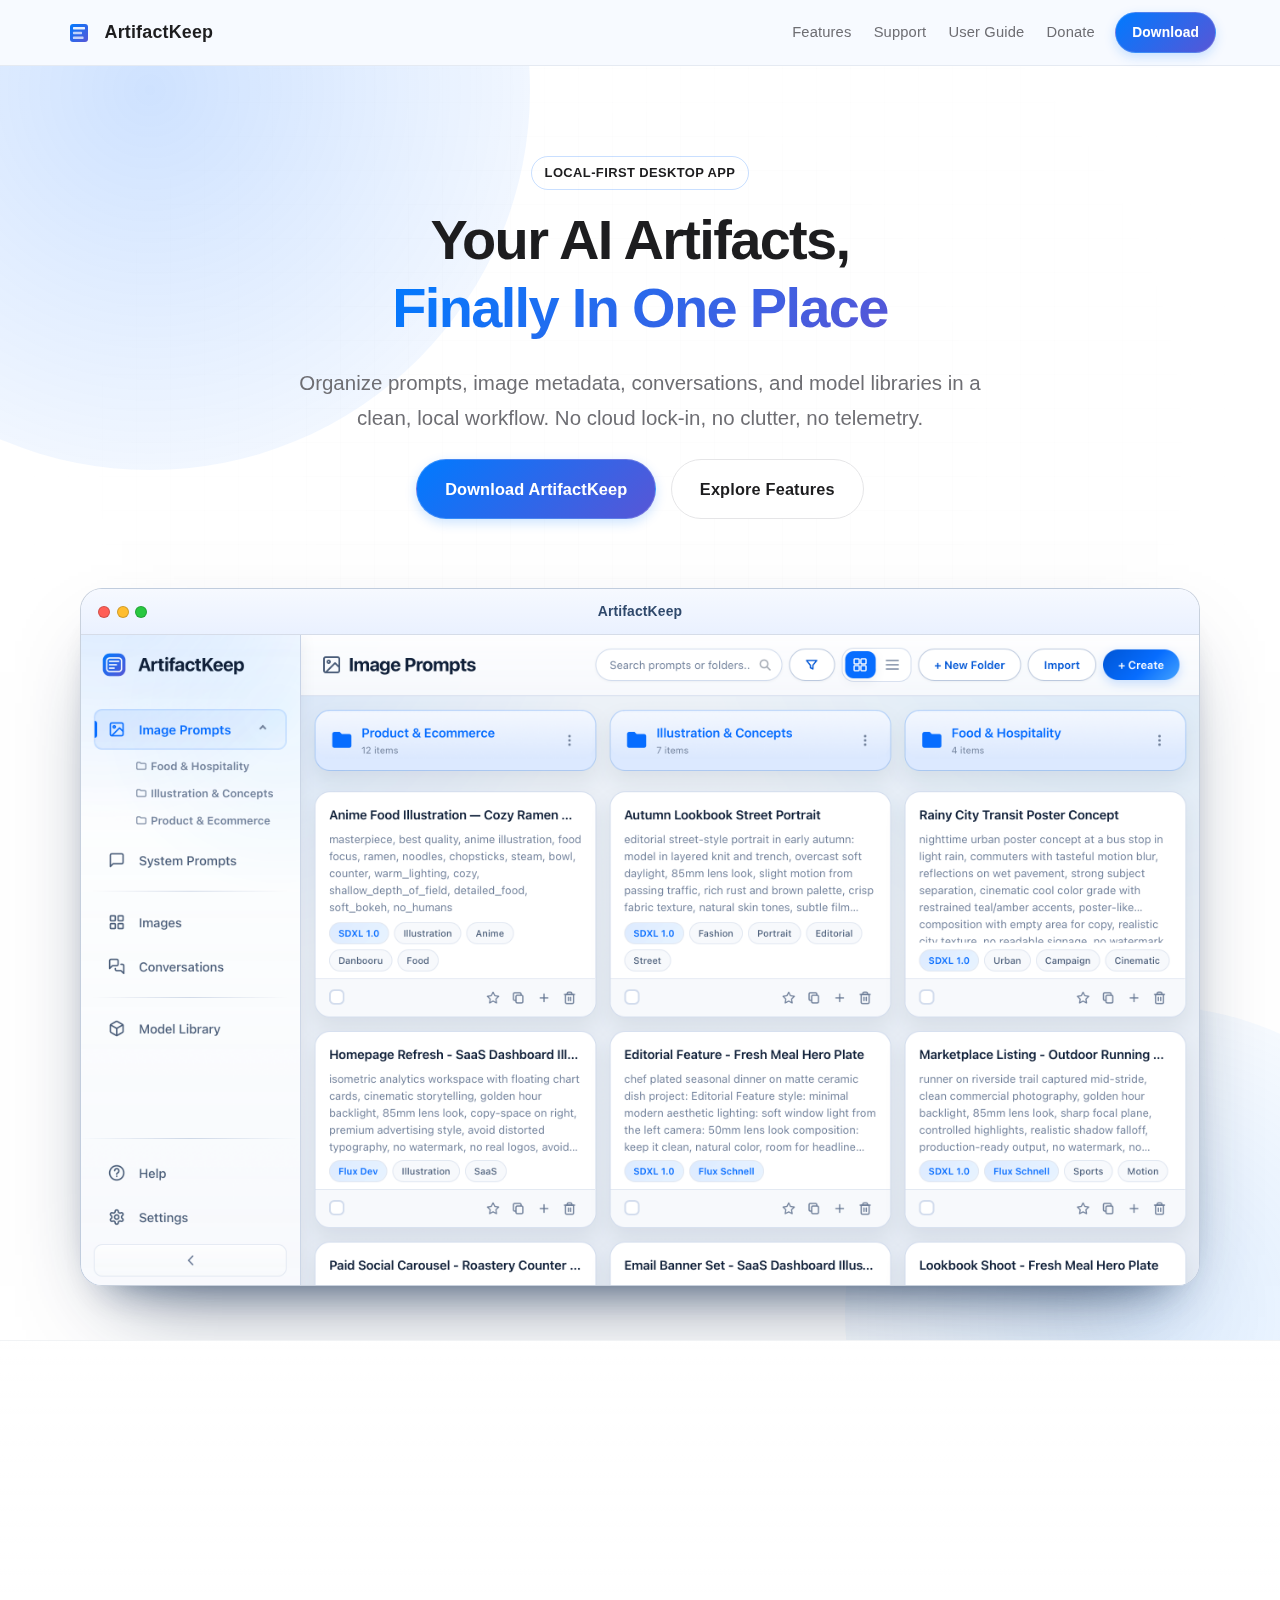
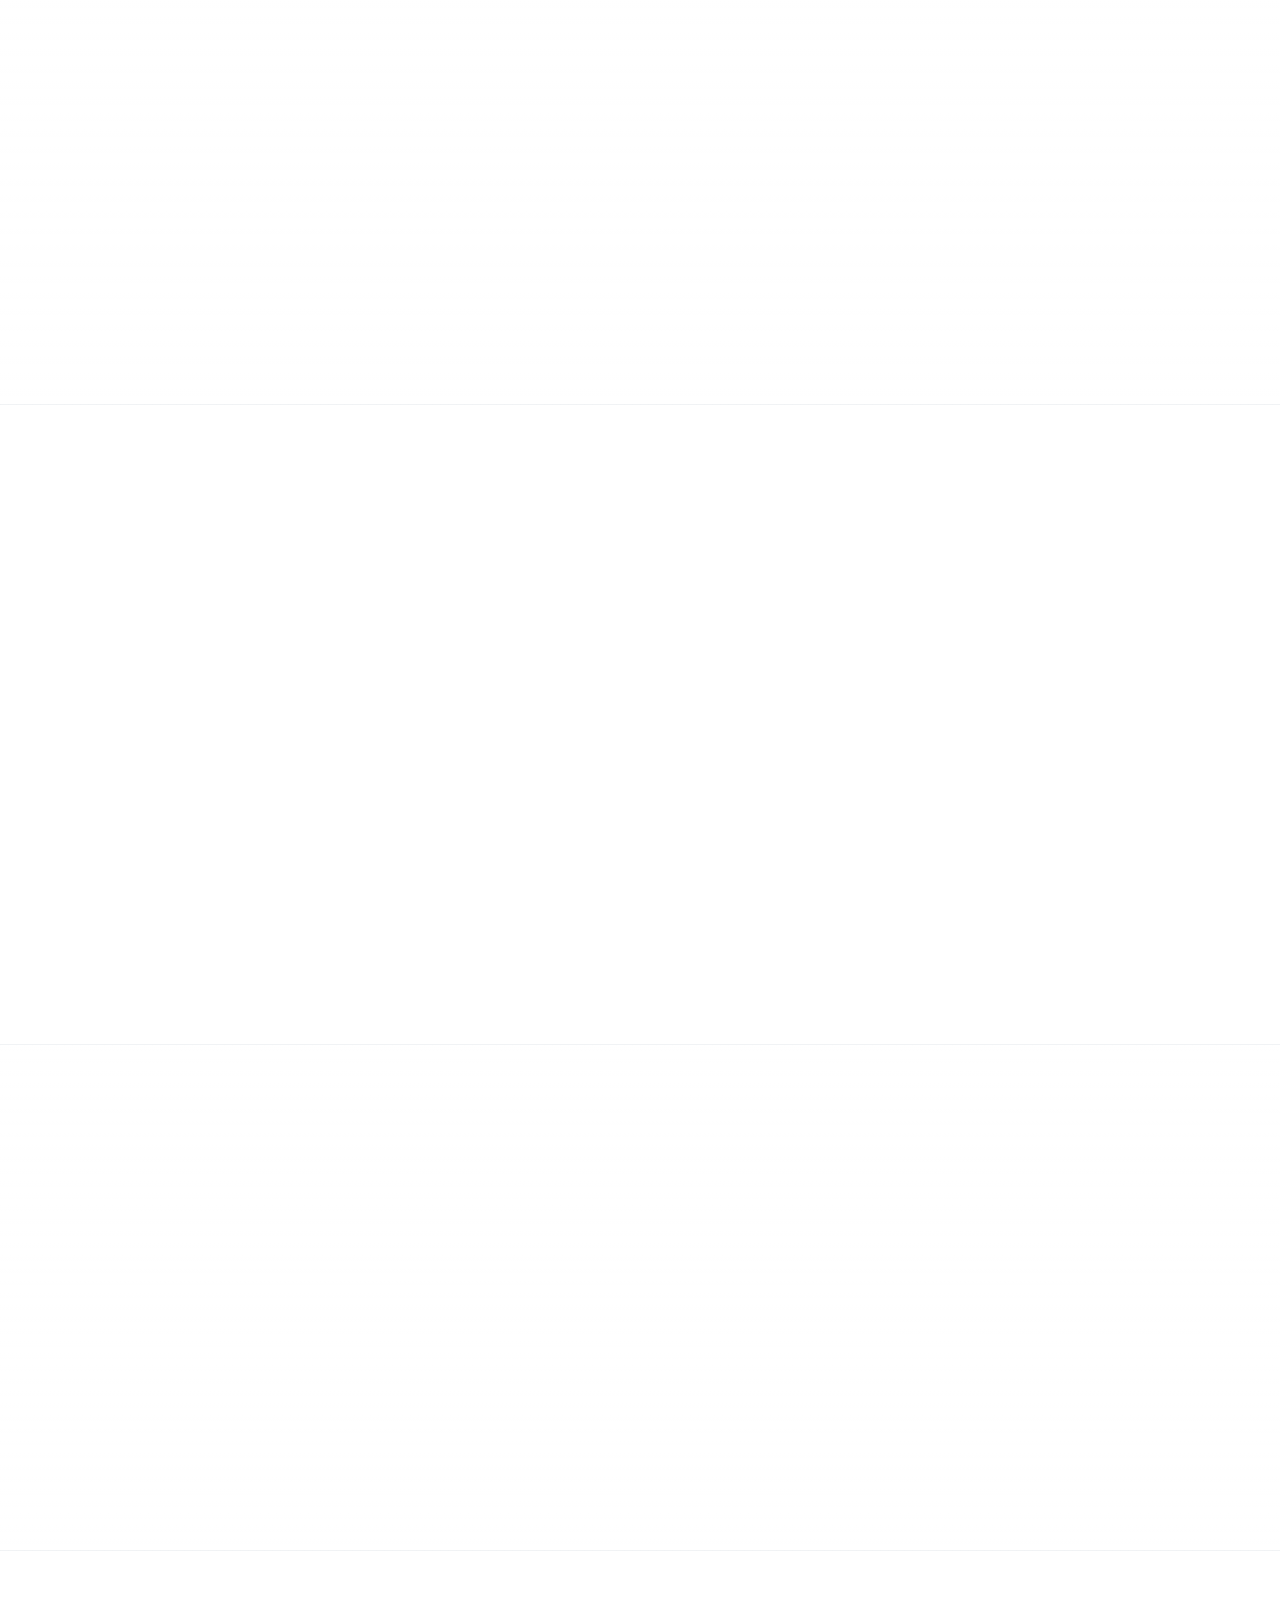
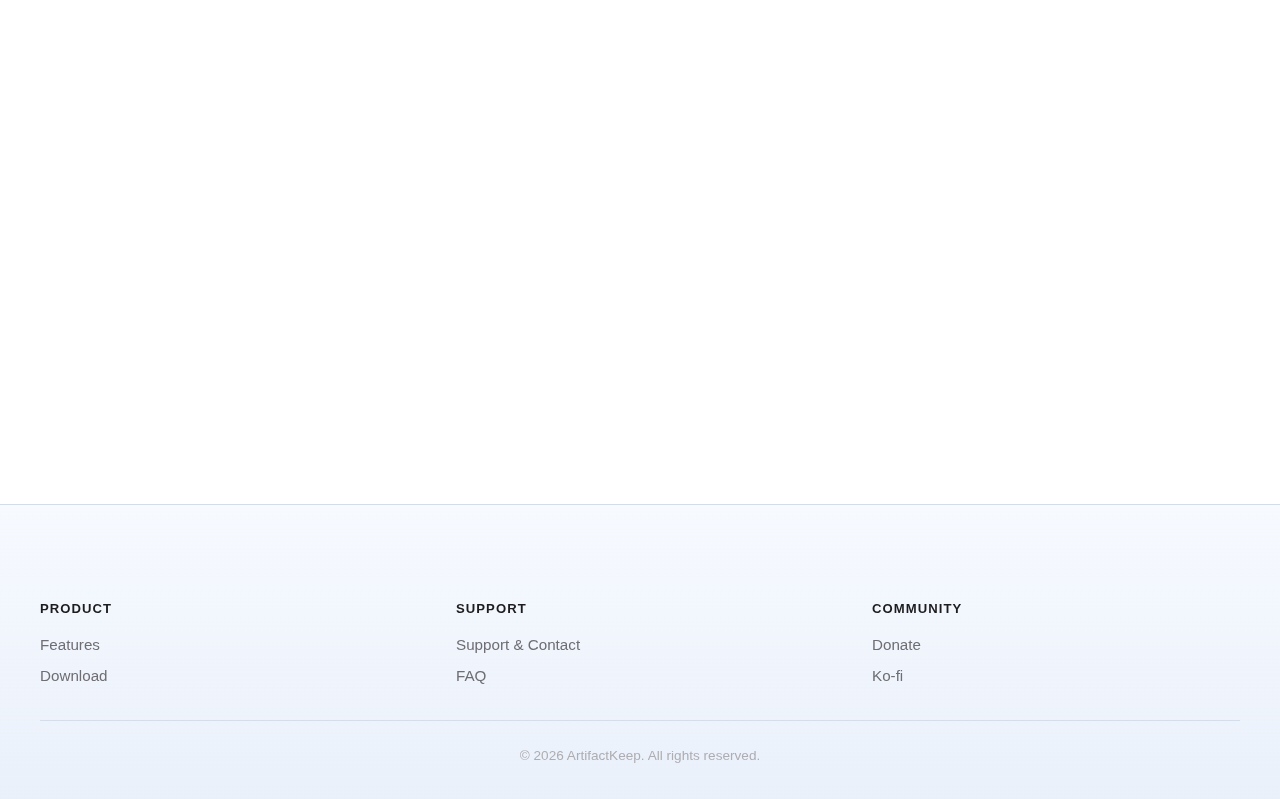
<file: index.html>
<!DOCTYPE html>
<html lang="en">

<head>
  <meta charset="UTF-8">
  <meta name="viewport" content="width=device-width, initial-scale=1.0">
  <meta name="description"
    content="Local-first desktop app for managing AI prompts, images, conversations, and model libraries. Privacy-focused. Cross-platform.">
  <meta property="og:title" content="ArtifactKeep – Organize Your AI Prompts, Images & Models">
  <meta property="og:description"
    content="Local-first desktop app for managing AI prompts, images, conversations, and model libraries. Privacy-focused. Cross-platform.">
  <meta property="og:image" content="https://artifactkeep.com/assets/og-image.png">
  <meta property="og:url" content="https://artifactkeep.com/">
  <meta name="twitter:card" content="summary_large_image">

  <title>ArtifactKeep – Organize Your AI Prompts, Images & Models</title>

  <link rel="stylesheet" href="./css/main.css">
  <link rel="icon" type="image/svg+xml" href="./assets/favicon.svg">
</head>

<body class="page-home">
  <div id="header-placeholder"></div>

  <section class="hero gradient-hero">
    <div class="container">
      <div class="hero-content animate-fade-in">
        <div class="mb-md"><span class="badge">Local-First Desktop App</span></div>
        <h1 class="hero-title">Your AI Artifacts,<br><span class="text-gradient">Finally In One Place</span></h1>
        <p class="hero-subtitle">Organize prompts, image metadata, conversations, and model libraries in a clean,
          local workflow. No cloud lock-in, no clutter, no telemetry.</p>

        <div class="hero-cta">
          <a href="./download.html" class="btn btn-primary btn-large">Download ArtifactKeep</a>
          <a href="./features.html" class="btn btn-secondary btn-large">Explore Features</a>
        </div>
      </div>

      <div class="hero-image scroll-reveal">
        <div class="mac-window">
          <div class="mac-window-bar" aria-hidden="true">
            <div class="mac-window-controls">
              <span class="mac-window-dot mac-window-dot-close"></span>
              <span class="mac-window-dot mac-window-dot-minimize"></span>
              <span class="mac-window-dot mac-window-dot-maximize"></span>
            </div>
            <span class="mac-window-title">ArtifactKeep</span>
          </div>
          <img src="./assets/screenshots/hero-app.png" alt="ArtifactKeep app interface showing organized image prompts"
            class="screenshot">
        </div>
      </div>
    </div>
  </section>

  <section>
    <div class="container">
      <h2 class="h1 text-center mb-2xl scroll-reveal">Built for serious AI workflows</h2>

      <div class="grid grid-3 features-grid">
        <div class="card feature-card scroll-reveal">
          <div class="feature-icon">
            <svg width="48" height="48" viewBox="0 0 24 24" fill="none" stroke="url(#iconGradient1)" stroke-width="1.5"
              stroke-linecap="round" stroke-linejoin="round">
              <defs>
                <linearGradient id="iconGradient1" x1="0%" y1="0%" x2="100%" y2="100%">
                  <stop offset="0%" stop-color="#0b6dff" />
                  <stop offset="100%" stop-color="#46a4ff" />
                </linearGradient>
              </defs>
              <path d="M22 19a2 2 0 0 1-2 2H4a2 2 0 0 1-2-2V5a2 2 0 0 1 2-2h5l2 3h9a2 2 0 0 1 2 2z"></path>
            </svg>
          </div>
          <h3 class="card-title">Smart Organization</h3>
          <p class="card-description">Folders, tags, favorites, and filters tuned for creative iteration. Find exactly what you
            need in seconds.</p>
        </div>

        <div class="card feature-card scroll-reveal">
          <div class="feature-icon">
            <svg width="48" height="48" viewBox="0 0 24 24" fill="none" stroke="url(#iconGradient2)" stroke-width="1.5"
              stroke-linecap="round" stroke-linejoin="round">
              <defs>
                <linearGradient id="iconGradient2" x1="0%" y1="0%" x2="100%" y2="100%">
                  <stop offset="0%" stop-color="#0b6dff" />
                  <stop offset="100%" stop-color="#46a4ff" />
                </linearGradient>
              </defs>
              <rect x="3" y="3" width="18" height="18" rx="2" ry="2"></rect>
              <circle cx="8.5" cy="8.5" r="1.5"></circle>
              <polyline points="21 15 16 10 5 21"></polyline>
            </svg>
          </div>
          <h3 class="card-title">Image Metadata</h3>
          <p class="card-description">Automatically extract prompts and parameters from ComfyUI and Automatic1111
            generations.</p>
        </div>

        <div class="card feature-card scroll-reveal">
          <div class="feature-icon">
            <svg width="48" height="48" viewBox="0 0 24 24" fill="none" stroke="url(#iconGradient3)" stroke-width="1.5"
              stroke-linecap="round" stroke-linejoin="round">
              <defs>
                <linearGradient id="iconGradient3" x1="0%" y1="0%" x2="100%" y2="100%">
                  <stop offset="0%" stop-color="#0b6dff" />
                  <stop offset="100%" stop-color="#46a4ff" />
                </linearGradient>
              </defs>
              <rect x="3" y="11" width="18" height="11" rx="2" ry="2"></rect>
              <path d="M7 11V7a5 5 0 0 1 10 0v4"></path>
            </svg>
          </div>
          <h3 class="card-title">Privacy First</h3>
          <p class="card-description">Everything stays on your machine. No cloud sync. No tracking. Your library is fully
            yours.</p>
        </div>

        <div class="card feature-card scroll-reveal">
          <div class="feature-icon">
            <svg width="48" height="48" viewBox="0 0 24 24" fill="none" stroke="url(#iconGradient4)" stroke-width="1.5"
              stroke-linecap="round" stroke-linejoin="round">
              <defs>
                <linearGradient id="iconGradient4" x1="0%" y1="0%" x2="100%" y2="100%">
                  <stop offset="0%" stop-color="#0b6dff" />
                  <stop offset="100%" stop-color="#46a4ff" />
                </linearGradient>
              </defs>
              <path d="M21 15a2 2 0 0 1-2 2H7l-4 4V5a2 2 0 0 1 2-2h14a2 2 0 0 1 2 2z"></path>
              <line x1="9" y1="10" x2="15" y2="10"></line>
            </svg>
          </div>
          <h3 class="card-title">Prompt Libraries</h3>
          <p class="card-description">Separate collections for image prompts and LLM system prompts, with reusable character
            profiles.</p>
        </div>

        <div class="card feature-card scroll-reveal">
          <div class="feature-icon">
            <svg width="48" height="48" viewBox="0 0 24 24" fill="none" stroke="url(#iconGradient5)" stroke-width="1.5"
              stroke-linecap="round" stroke-linejoin="round">
              <defs>
                <linearGradient id="iconGradient5" x1="0%" y1="0%" x2="100%" y2="100%">
                  <stop offset="0%" stop-color="#0b6dff" />
                  <stop offset="100%" stop-color="#46a4ff" />
                </linearGradient>
              </defs>
              <path d="M4 19.5A2.5 2.5 0 0 1 6.5 17H20"></path>
              <path d="M6.5 2H20v20H6.5A2.5 2.5 0 0 1 4 19.5v-15A2.5 2.5 0 0 1 6.5 2z"></path>
              <line x1="9" y1="7" x2="15" y2="7"></line>
              <line x1="9" y1="11" x2="13" y2="11"></line>
            </svg>
          </div>
          <h3 class="card-title">Model Indexing</h3>
          <p class="card-description">Index Stable Diffusion and LLM models without copying or moving your files.</p>
        </div>

        <div class="card feature-card scroll-reveal">
          <div class="feature-icon">
            <svg width="48" height="48" viewBox="0 0 24 24" fill="none" stroke="url(#iconGradient6)" stroke-width="1.5"
              stroke-linecap="round" stroke-linejoin="round">
              <defs>
                <linearGradient id="iconGradient6" x1="0%" y1="0%" x2="100%" y2="100%">
                  <stop offset="0%" stop-color="#0b6dff" />
                  <stop offset="100%" stop-color="#46a4ff" />
                </linearGradient>
              </defs>
              <path d="M21 15v4a2 2 0 0 1-2 2H5a2 2 0 0 1-2-2v-4"></path>
              <polyline points="7 10 12 15 17 10"></polyline>
              <line x1="12" y1="15" x2="12" y2="3"></line>
            </svg>
          </div>
          <h3 class="card-title">Export Anywhere</h3>
          <p class="card-description">Export to JSON, Markdown, CSV, or plain text so your work is always portable.</p>
        </div>
      </div>
    </div>
  </section>

  <section>
    <div class="container">
      <h2 class="h1 text-center mb-2xl scroll-reveal">See it in motion</h2>

      <div class="visual-strip">
        <div class="mac-window scroll-reveal">
          <div class="mac-window-bar" aria-hidden="true">
            <div class="mac-window-controls">
              <span class="mac-window-dot mac-window-dot-close"></span>
              <span class="mac-window-dot mac-window-dot-minimize"></span>
              <span class="mac-window-dot mac-window-dot-maximize"></span>
            </div>
            <span class="mac-window-title">ArtifactKeep</span>
          </div>
          <img src="./assets/screenshots/image-prompts-cards.png" alt="Image prompts organized in card view">
        </div>
        <div class="mac-window scroll-reveal">
          <div class="mac-window-bar" aria-hidden="true">
            <div class="mac-window-controls">
              <span class="mac-window-dot mac-window-dot-close"></span>
              <span class="mac-window-dot mac-window-dot-minimize"></span>
              <span class="mac-window-dot mac-window-dot-maximize"></span>
            </div>
            <span class="mac-window-title">ArtifactKeep</span>
          </div>
          <img src="./assets/screenshots/system-prompts-profiles.png" alt="System prompts with profile images">
        </div>
        <div class="mac-window scroll-reveal">
          <div class="mac-window-bar" aria-hidden="true">
            <div class="mac-window-controls">
              <span class="mac-window-dot mac-window-dot-close"></span>
              <span class="mac-window-dot mac-window-dot-minimize"></span>
              <span class="mac-window-dot mac-window-dot-maximize"></span>
            </div>
            <span class="mac-window-title">ArtifactKeep</span>
          </div>
          <img src="./assets/screenshots/image-detail-metadata.png" alt="Image detail showing extracted metadata">
        </div>
      </div>
    </div>
  </section>

  <section>
    <div class="container">
      <h2 class="h1 text-center mb-md scroll-reveal">Who it is for</h2>
      <p class="text-center text-secondary mb-2xl scroll-reveal">
        Artists, prompt engineers, and model tinkerers who need their workflow to stay fast and searchable.
      </p>

      <div class="persona-grid">
        <div class="card persona-card scroll-reveal">
          <div class="persona-badge">SD</div>
          <h3 class="card-title">Stable Diffusion Artists</h3>
          <p class="card-description">Build a searchable prompt library from your generations. Extract metadata from
            PNGs, tag by style, and never lose that perfect prompt.</p>
        </div>

        <div class="card persona-card scroll-reveal">
          <div class="persona-badge">LLM</div>
          <h3 class="card-title">LLM Power Users</h3>
          <p class="card-description">Manage system prompts and character profiles. Archive conversations from ChatGPT,
            Claude, or local models for reuse.</p>
        </div>

        <div class="card persona-card scroll-reveal">
          <div class="persona-badge">OPS</div>
          <h3 class="card-title">Model Collectors</h3>
          <p class="card-description">Index checkpoints, LoRAs, and LLM models without moving files. Keep notes,
            categorize assets, and retrieve models instantly.</p>
        </div>
      </div>
    </div>
  </section>

  <section>
    <div class="container">
      <div class="cta-section scroll-reveal">
        <h2 class="h1">Stop losing good prompts to folder chaos.</h2>
        <p class="text-secondary mb-xl">Download ArtifactKeep and run your AI workflow from a single local library.</p>
        <a href="./download.html" class="btn btn-primary btn-large">Download for Free</a>
      </div>
    </div>
  </section>

  <div id="footer-placeholder"></div>

  <script src="./js/components.js"></script>
  <script src="./js/main.js"></script>
</body>

</html>
</file>
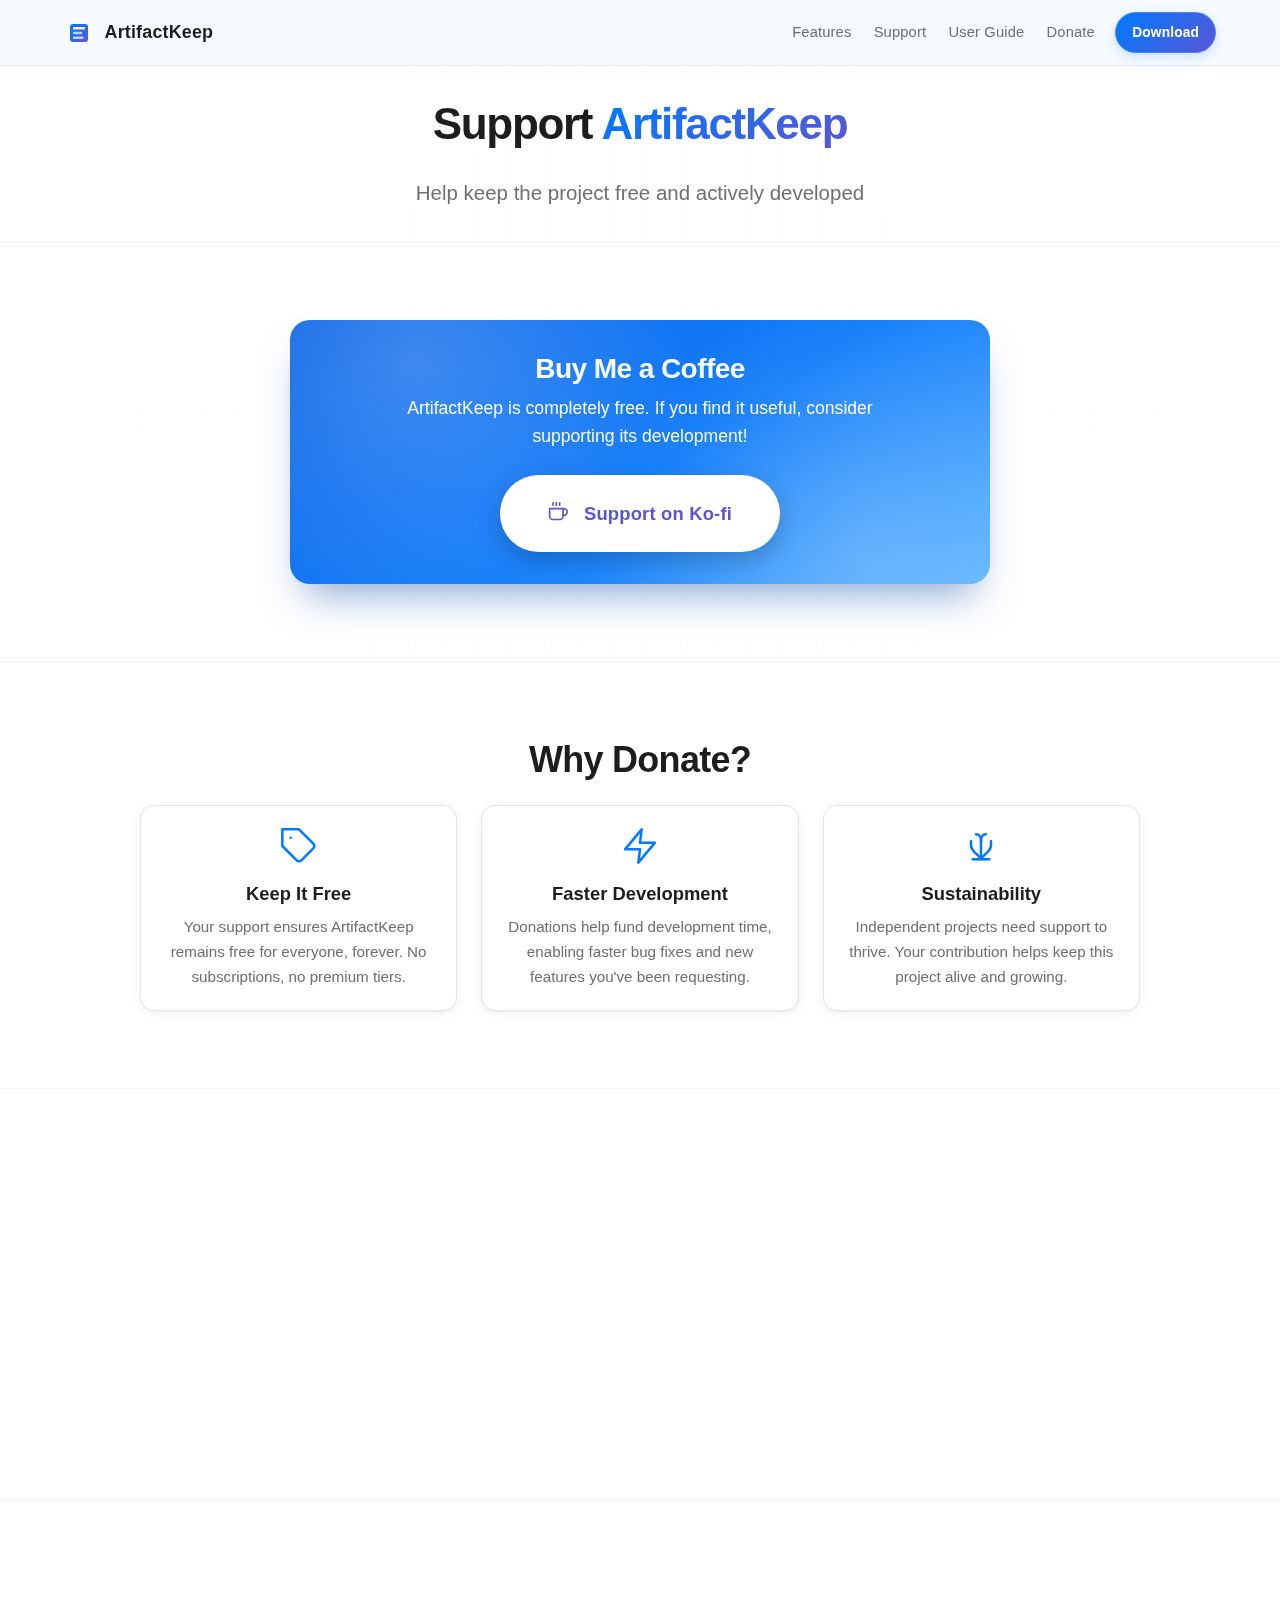
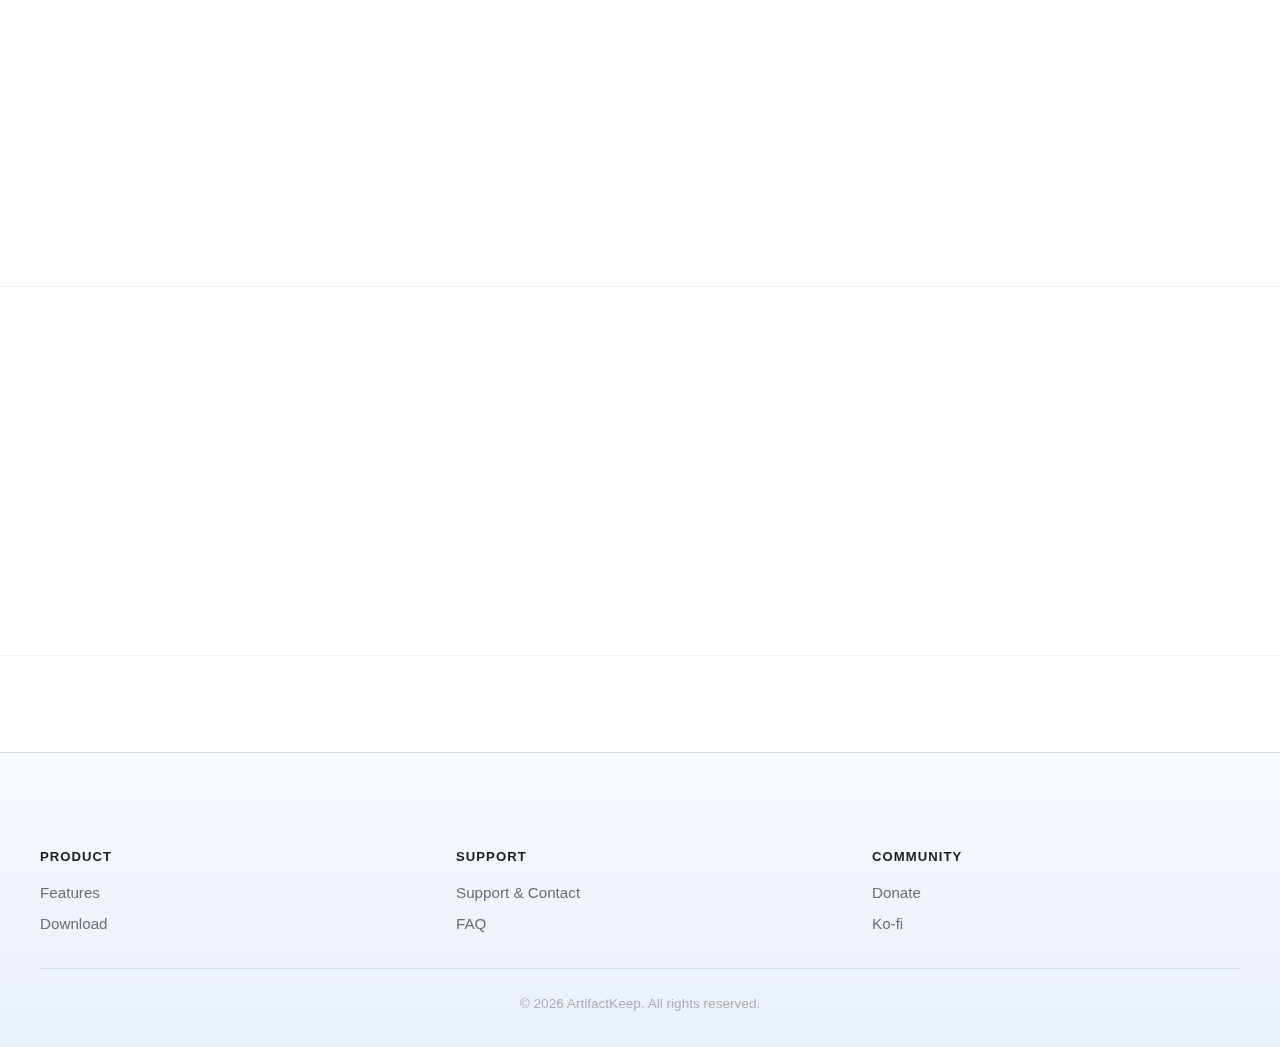
<file: donate.html>
<!DOCTYPE html>
<html lang="en">

<head>
    <meta charset="UTF-8">
    <meta name="viewport" content="width=device-width, initial-scale=1.0">
    <meta name="description"
        content="Support ArtifactKeep's development. Your contribution keeps the project free and enables new features.">
    <meta property="og:title" content="Donate – ArtifactKeep">
    <meta property="og:description"
        content="Support ArtifactKeep's development. Your contribution keeps the project free and enables new features.">
    <meta property="og:image" content="https://artifactkeep.com/assets/og-image.png">
    <meta property="og:url" content="https://artifactkeep.com/donate.html">
    <meta name="twitter:card" content="summary_large_image">

    <title>Donate – ArtifactKeep</title>

    <link rel="stylesheet" href="./css/main.css">
    <link rel="icon" type="image/svg+xml" href="./assets/favicon.svg">
</head>

<body>
    <!-- Header -->
    <div id="header-placeholder"></div>

    <main>
        <!-- Hero Section -->
        <section class="hero" style="padding: var(--space-xl) 0;">
            <div class="container">
                <div class="hero-content">
                    <h1 class="hero-title" style="font-size: 2.75rem;">Support <span
                            class="text-gradient">ArtifactKeep</span></h1>
                    <p class="hero-subtitle">Help keep the project free and actively developed</p>
                </div>
            </div>
        </section>

        <!-- Main Donation CTA -->
        <section>
            <div class="container">
                <div class="donate-card scroll-reveal" style="max-width: 700px; margin: 0 auto;">
                    <h2 style="font-size: 1.75rem; margin-bottom: var(--space-sm);">Buy Me a Coffee</h2>
                    <p style="font-size: 1.1rem; max-width: 500px; margin: 0 auto var(--space-lg); line-height: 1.6;">
                        ArtifactKeep is completely free. If you find it useful, consider supporting
                        its development!
                    </p>

                    <a href="https://ko-fi.com/cleantoolsfornow" target="_blank" class="btn"
                        style="background: white; color: #5856d6; font-size: 1.15rem; padding: var(--space-lg) var(--space-2xl); box-shadow: 0 8px 25px rgba(0,0,0,0.2);">
                        <svg width="20" height="20" viewBox="0 0 24 24" fill="none" stroke="currentColor"
                            stroke-width="2" stroke-linecap="round" stroke-linejoin="round"
                            style="display: inline-block; vertical-align: middle; margin-top: -3px; margin-right: 8px;">
                            <path d="M18 8h1a4 4 0 0 1 0 8h-1"></path>
                            <path d="M2 8h16v9a4 4 0 0 1-4 4H6a4 4 0 0 1-4-4V8z"></path>
                            <line x1="6" y1="1" x2="6" y2="4"></line>
                            <line x1="10" y1="1" x2="10" y2="4"></line>
                            <line x1="14" y1="1" x2="14" y2="4"></line>
                        </svg>
                        Support on Ko-fi
                    </a>
                </div>
            </div>
        </section>

        <!-- Why Support -->
        <section style="background: rgba(255, 255, 255, 0.5);">
            <div class="container">
                <h2 class="h1 text-center mb-2xl scroll-reveal">Why Donate?</h2>

                <div class="grid grid-3" style="max-width: 1000px; margin: 0 auto;">
                    <div class="card scroll-reveal" style="text-align: center;">
                        <svg width="40" height="40" viewBox="0 0 24 24" fill="none" stroke="var(--color-accent)"
                            stroke-width="1.5" stroke-linecap="round" stroke-linejoin="round"
                            style="display: block; margin: 0 auto var(--space-md);">
                            <path d="M20.59 13.41l-7.17 7.17a2 2 0 0 1-2.83 0L2 12V2h10l8.59 8.59a2 2 0 0 1 0 2.82z">
                            </path>
                            <line x1="7" y1="7" x2="7.01" y2="7"></line>
                        </svg>
                        <h3 class="card-title">Keep It Free</h3>
                        <p class="card-description">Your support ensures ArtifactKeep remains free for everyone,
                            forever. No subscriptions, no premium tiers.</p>
                    </div>

                    <div class="card scroll-reveal" style="text-align: center;">
                        <svg width="40" height="40" viewBox="0 0 24 24" fill="none" stroke="var(--color-accent)"
                            stroke-width="1.5" stroke-linecap="round" stroke-linejoin="round"
                            style="display: block; margin: 0 auto var(--space-md);">
                            <polygon points="13 2 3 14 12 14 11 22 21 10 12 10 13 2"></polygon>
                        </svg>
                        <h3 class="card-title">Faster Development</h3>
                        <p class="card-description">Donations help fund development time, enabling faster bug fixes and
                            new features you've been requesting.</p>
                    </div>

                    <div class="card scroll-reveal" style="text-align: center;">
                        <svg width="40" height="40" viewBox="0 0 24 24" fill="none" stroke="var(--color-accent)"
                            stroke-width="1.5" stroke-linecap="round" stroke-linejoin="round"
                            style="display: block; margin: 0 auto var(--space-md);">
                            <path d="M7 20h10"></path>
                            <path d="M10 20c5.5-2.5 8-6.4 8-8.5V9"></path>
                            <path d="M14 20c-5.5-2.5-8-6.4-8-8.5V9"></path>
                            <path d="M12 20V9"></path>
                            <path d="M12 9s0-4-3-4"></path>
                            <path d="M12 9s0-4 3-4"></path>
                        </svg>
                        <h3 class="card-title">Sustainability</h3>
                        <p class="card-description">Independent projects need support to thrive. Your contribution helps
                            keep this project alive and growing.</p>
                    </div>
                </div>
            </div>
        </section>

        <!-- What Your Support Enables -->
        <section>
            <div class="container">
                <div class="card scroll-reveal"
                    style="max-width: 700px; margin: 0 auto; background: linear-gradient(135deg, rgba(255, 255, 255, 0.95) 0%, rgba(248, 250, 252, 0.95) 100%);">
                    <h2 class="h2 text-center mb-xl">What Your Support Enables</h2>

                    <div style="display: grid; grid-template-columns: 1fr 1fr; gap: var(--space-lg);">
                        <div>
                            <h4 style="color: var(--color-accent); margin-bottom: var(--space-sm);">Recent Additions
                            </h4>
                            <ul
                                style="list-style: none; padding: 0; color: var(--color-text-secondary); line-height: 2;">
                                <li>✓ Model Library indexing</li>
                                <li>✓ Custom Folders</li>
                                <li>✓ Drag & drop organization</li>
                                <li>✓ Advanced metadata extraction</li>
                            </ul>
                        </div>
                        <div>
                            <h4 style="color: var(--color-accent); margin-bottom: var(--space-sm);">Coming Soon</h4>
                            <ul
                                style="list-style: none; padding: 0; color: var(--color-text-secondary); line-height: 2;">
                                <li>→ Improved search</li>
                                <li>→ More export formats</li>
                                <li>→ Performance optimizations</li>
                                <li>→ More .md support</li>
                            </ul>
                        </div>
                    </div>
                </div>
            </div>
        </section>

        <!-- Alternative Ways -->
        <section style="background: rgba(255, 255, 255, 0.5);">
            <div class="container">
                <h2 class="h1 text-center mb-xl scroll-reveal">Other Ways to Help</h2>

                <div class="grid grid-2" style="max-width: 900px; margin: 0 auto;">
                    <div class="card scroll-reveal" style="text-align: center;">
                        <svg width="32" height="32" viewBox="0 0 24 24" fill="none" stroke="var(--color-accent)"
                            stroke-width="1.5" stroke-linecap="round" stroke-linejoin="round" aria-hidden="true"
                            style="margin: 0 auto var(--space-sm); display: block;">
                            <path d="m3 11 18-5v12L3 13v-2z"></path>
                            <path d="M11.6 16.8a3 3 0 1 1-5.8-1.6"></path>
                        </svg>
                        <h3 class="card-title">Spread the Word</h3>
                        <p class="card-description">Tell your friends and share on social media. Word of mouth helps
                            grow the community.</p>
                    </div>

                    <div class="card scroll-reveal" style="text-align: center;">
                        <svg width="32" height="32" viewBox="0 0 24 24" fill="none" stroke="var(--color-accent)"
                            stroke-width="1.5" stroke-linecap="round" stroke-linejoin="round" aria-hidden="true"
                            style="margin: 0 auto var(--space-sm); display: block;">
                            <path d="M21 15a2 2 0 0 1-2 2H7l-4 4V5a2 2 0 0 1 2-2h14a2 2 0 0 1 2 2z"></path>
                        </svg>
                        <h3 class="card-title">Report &amp; Suggest</h3>
                        <p class="card-description">Found a bug? Have a feature idea? <a href="./support.html"
                                style="color: var(--color-accent);">Let us know!</a></p>
                    </div>
                </div>
            </div>
        </section>

        <!-- Thank You -->
        <section>
            <div class="container" style="text-align: center;">
                <div class="scroll-reveal">
                    <h2 class="h1 mb-md">Thank You</h2>
                    <p class="text-secondary"
                        style="font-size: 1.1rem; max-width: 600px; margin: 0 auto var(--space-xl);">
                        Every contribution, no matter how small, makes a difference. Thank you for being part of the
                        ArtifactKeep community! <svg width="18" height="18" viewBox="0 0 24 24"
                            fill="var(--color-accent)" stroke="var(--color-accent)" stroke-width="2"
                            stroke-linecap="round" stroke-linejoin="round"
                            style="display: inline-block; vertical-align: middle; margin-top: -2px; margin-left: 4px;">
                            <path
                                d="M20.84 4.61a5.5 5.5 0 0 0-7.78 0L12 5.67l-1.06-1.06a5.5 5.5 0 0 0-7.78 7.78l1.06 1.06L12 21.23l7.78-7.78 1.06-1.06a5.5 5.5 0 0 0 0-7.78 7.78 0 0 0 0-7.78z">
                            </path>
                        </svg>
                    </p>
                    <a href="https://ko-fi.com/cleantoolsfornow" target="_blank" class="btn btn-primary btn-large">
                        <svg width="20" height="20" viewBox="0 0 24 24" fill="none" stroke="currentColor"
                            stroke-width="2" stroke-linecap="round" stroke-linejoin="round"
                            style="display: inline-block; vertical-align: middle; margin-top: -3px; margin-right: 8px;">
                            <path d="M18 8h1a4 4 0 0 1 0 8h-1"></path>
                            <path d="M2 8h16v9a4 4 0 0 1-4 4H6a4 4 0 0 1-4-4V8z"></path>
                            <line x1="6" y1="1" x2="6" y2="4"></line>
                            <line x1="10" y1="1" x2="10" y2="4"></line>
                            <line x1="14" y1="1" x2="14" y2="4"></line>
                        </svg>
                        Donate Now
                    </a>
                </div>
            </div>
        </section>
    </main>

    <!-- Footer -->
    <div id="footer-placeholder"></div>

    <script src="./js/components.js"></script>
    <script src="./js/main.js"></script>
</body>

</html>
</file>
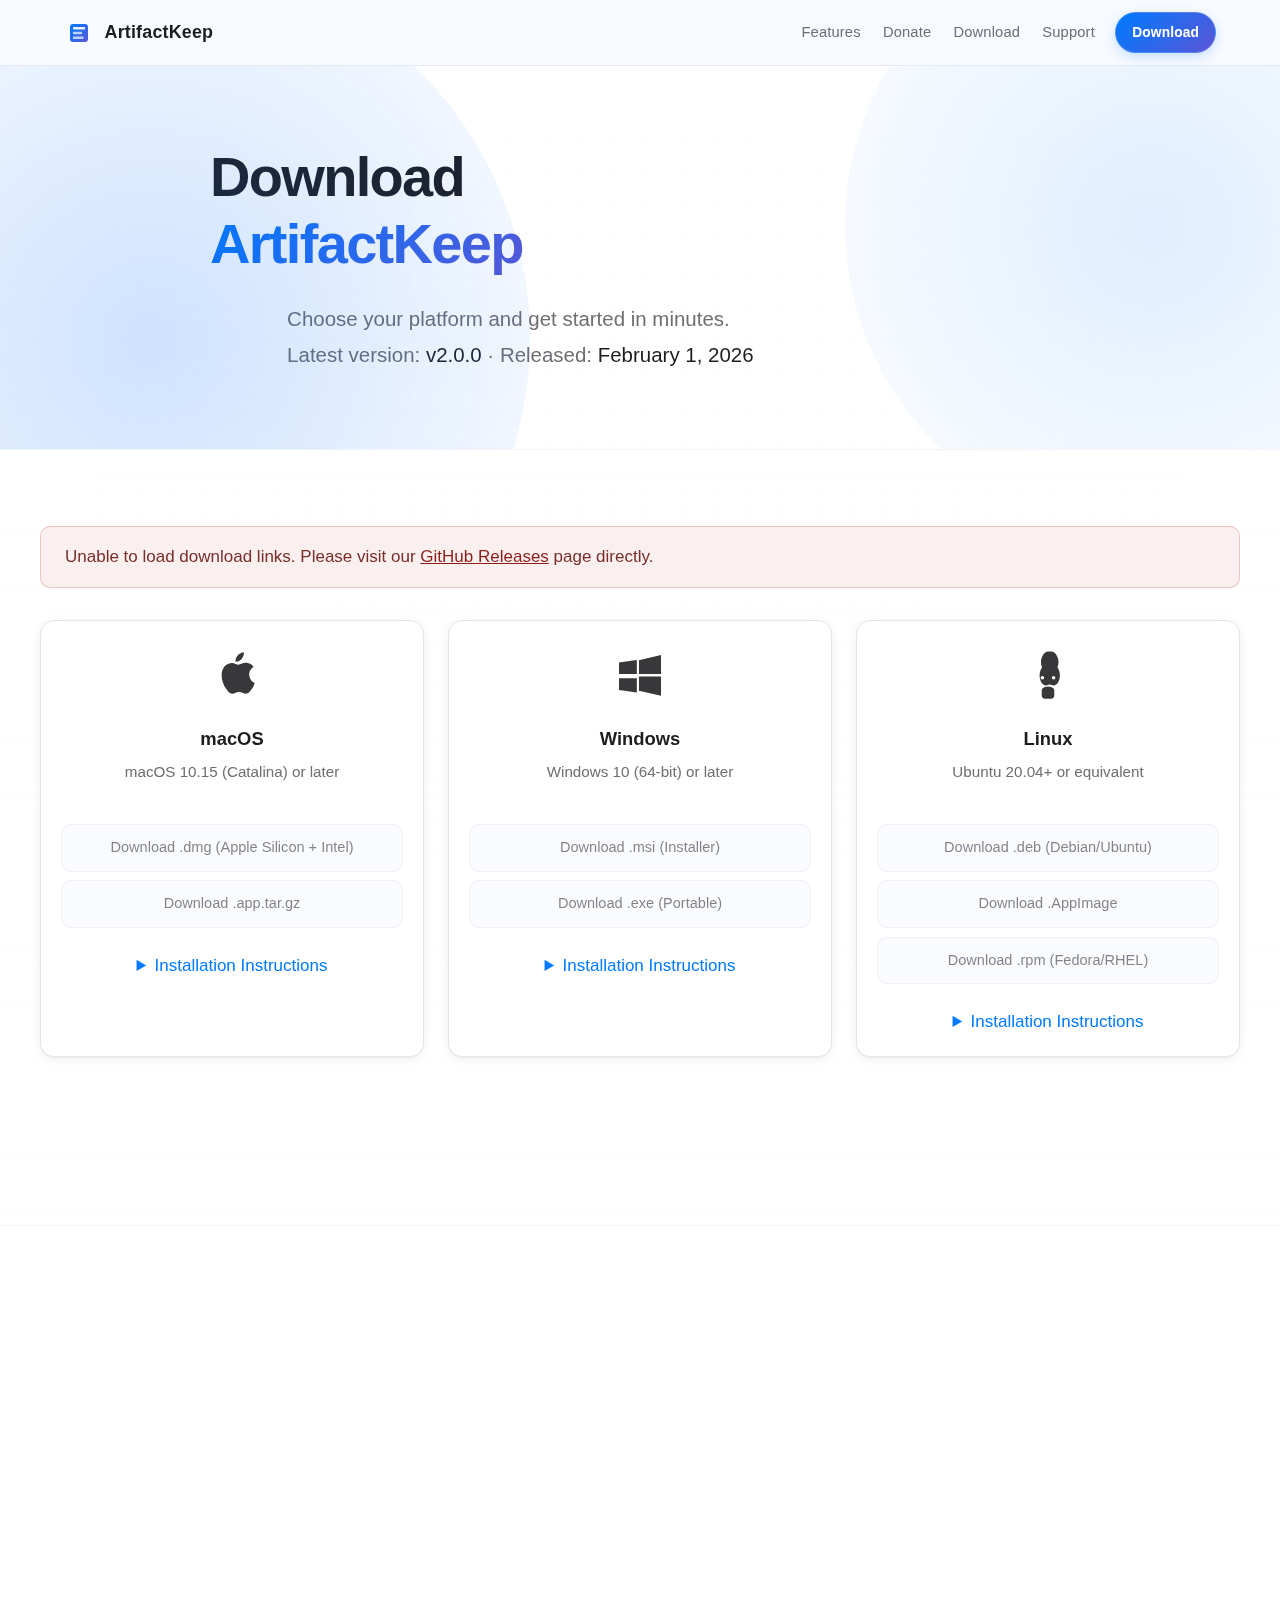
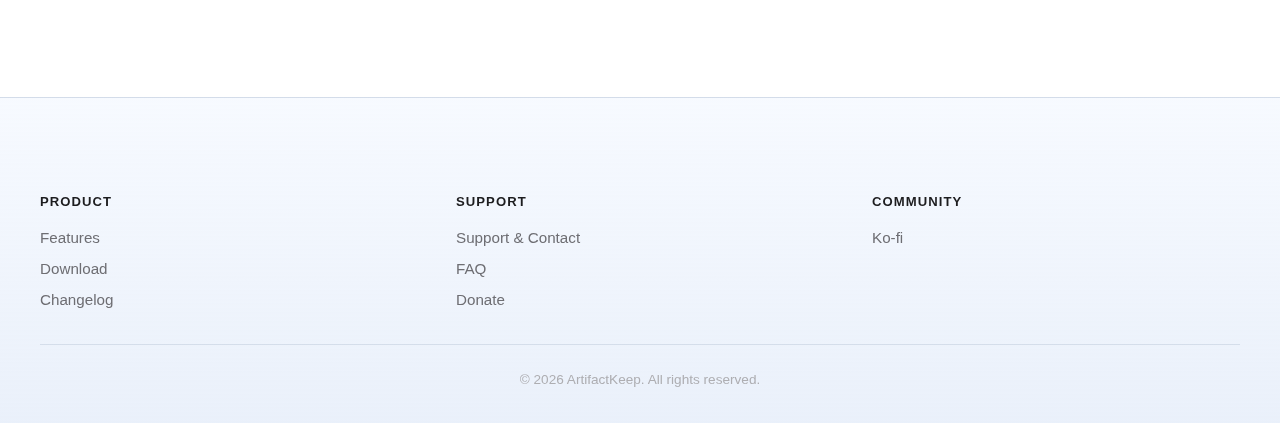
<file: download.html>
<!DOCTYPE html>
<html lang="en">

<head>
    <meta charset="UTF-8">
    <meta name="viewport" content="width=device-width, initial-scale=1.0">
    <meta name="description"
        content="Download ArtifactKeep for macOS, Windows, or Linux. Local-first AI artifact management.">

    <title>Download – ArtifactKeep</title>

    <link rel="stylesheet" href="./css/main.css">
    <link rel="icon" type="image/svg+xml" href="./assets/favicon.svg">
</head>

<body>
    <!-- Header -->
    <header class="header">
        <div class="header-container">
            <a href="/" class="header-logo">
                <svg class="header-logo-icon" viewBox="0 0 100 100" fill="none" xmlns="http://www.w3.org/2000/svg">
                    <defs>
                        <linearGradient id="logoGradient" x1="0%" y1="0%" x2="100%" y2="100%">
                            <stop offset="0%" style="stop-color:#007aff;stop-opacity:1" />
                            <stop offset="100%" style="stop-color:#5856d6;stop-opacity:1" />
                        </linearGradient>
                    </defs>
                    <rect x="20" y="20" width="60" height="60" rx="10" fill="url(#logoGradient)" />
                    <rect x="30" y="30" width="40" height="8" rx="2" fill="white" opacity="0.9" />
                    <rect x="30" y="46" width="30" height="8" rx="2" fill="white" opacity="0.7" />
                    <rect x="30" y="62" width="35" height="8" rx="2" fill="white" opacity="0.7" />
                </svg>
                <span>ArtifactKeep</span>
            </a>

            <nav class="header-nav">
                <a href="./features.html">Features</a>
                <a href="./donate.html">Donate</a>
                <a href="./download.html">Download</a>
                <a href="./support.html">Support</a>
                <a href="./download.html" class="btn btn-primary btn-small">Download</a>
            </nav>

            <button class="header-mobile-toggle" aria-label="Toggle menu">
                <span></span>
                <span></span>
                <span></span>
            </button>
        </div>
    </header>

    <!-- Page Header -->
    <section class="gradient-hero">
        <div class="container">
            <div class="hero-content">
                <h1 class="hero-title animate-fade-in">Download<br><span class="text-gradient">ArtifactKeep</span></h1>
                <p class="hero-subtitle">Choose your platform and get started in minutes. <br>Latest version: <span
                        class="version-number">v2.0.0</span> · Released: <span class="release-date">February 1,
                        2026</span></p>
            </div>
        </div>
    </section>

    <!-- Download Section -->
    <section>
        <div class="container downloads-container">
            <div class="grid grid-3">
                <!-- macOS -->
                <div class="card platform-card scroll-reveal">
                    <svg class="platform-icon" viewBox="0 0 100 100" fill="currentColor">
                        <path
                            d="M74.6 48.2c-.6-7.4 6-11 6.3-11.2-3.4-5-8.7-5.7-10.6-5.8-4.5-.5-8.8 2.7-11.1 2.7-2.3 0-5.8-2.6-9.6-2.5-4.9.1-9.5 2.9-12 7.4-5.1 8.9-1.3 22 3.7 29.2 2.5 3.5 5.4 7.5 9.2 7.3 3.7-.1 5.1-2.4 9.6-2.4 4.4 0 5.7 2.4 9.5 2.3 3.9-.1 6.5-3.6 8.9-7.1 2.8-4.1 4-8 4-8.2-.1 0-7.7-3-7.9-11.7zM63.8 25.6c2.1-2.5 3.5-6 3.1-9.6-3 .1-6.6 2-8.7 4.5-1.9 2.2-3.6 5.7-3.1 9.1 3.3.3 6.7-1.7 8.7-4z" />
                    </svg>
                    <h3 class="card-title">macOS</h3>
                    <p class="card-description text-secondary mb-lg">macOS 10.15 (Catalina) or later</p>

                    <div class="platform-downloads">
                        <a id="mac-dmg" href="#" class="download-link disabled">
                            <span>Download .dmg (Apple Silicon + Intel)</span>
                        </a>
                        <a id="mac-tar" href="#" class="download-link disabled">
                            <span>Download .app.tar.gz</span>
                        </a>
                    </div>

                    <details class="mt-lg" style="cursor: pointer;">
                        <summary style="color: var(--color-accent); font-weight: 500;">Installation Instructions
                        </summary>
                        <div
                            style="margin-top: 12px; padding: 12px; background: var(--color-bg); border-radius: var(--radius-md); font-size: var(--font-size-small);">
                            <ol style="list-style: decimal; margin-left: 20px; line-height: 1.6;">
                                <li>Download the .dmg file</li>
                                <li>Open the .dmg and drag ArtifactKeep to Applications</li>
                                <li>Launch from Applications folder</li>
                                <li>If blocked by Gatekeeper: Right-click → Open</li>
                            </ol>
                        </div>
                    </details>
                </div>

                <!-- Windows -->
                <div class="card platform-card scroll-reveal">
                    <svg class="platform-icon" viewBox="0 0 100 100" fill="currentColor">
                        <path
                            d="M20 30.7L45.5 27v20.3H20V30.7zm0 22.6h25.5v20.4L20 70V53.3zm28.5-25.9L80 20v27.3H48.5V27.4zM80 50.7v27.4L48.5 71v-20.3H80z" />
                    </svg>
                    <h3 class="card-title">Windows</h3>
                    <p class="card-description text-secondary mb-lg">Windows 10 (64-bit) or later</p>

                    <div class="platform-downloads">
                        <a id="windows-msi" href="#" class="download-link disabled">
                            <span>Download .msi (Installer)</span>
                        </a>
                        <a id="windows-exe" href="#" class="download-link disabled">
                            <span>Download .exe (Portable)</span>
                        </a>
                    </div>

                    <details class="mt-lg" style="cursor: pointer;">
                        <summary style="color: var(--color-accent); font-weight: 500;">Installation Instructions
                        </summary>
                        <div
                            style="margin-top: 12px; padding: 12px; background: var(--color-bg); border-radius: var(--radius-md); font-size: var(--font-size-small);">
                            <ol style="list-style: decimal; margin-left: 20px; line-height: 1.6;">
                                <li>Download the .msi installer</li>
                                <li>Double-click to run the installer</li>
                                <li>Follow the setup wizard</li>
                                <li>Launch from Start menu or Desktop shortcut</li>
                            </ol>
                        </div>
                    </details>
                </div>

                <!-- Linux -->
                <div class="card platform-card scroll-reveal">
                    <svg class="platform-icon" viewBox="0 0 100 100" fill="currentColor">
                        <path
                            d="M50 15c-5.5 0-10 8-10 15 0 3 .5 5.5 1.5 7.5-2 3-3.5 7-3.5 11.5 0 8 4 14.5 9 14.5 2 0 4-.5 5.5-2 1.5 1.5 3.5 2 5.5 2 5 0 9-6.5 9-14.5 0-4.5-1.5-8.5-3.5-11.5 1-2 1.5-4.5 1.5-7.5 0-7-4.5-15-10-15zm-8 40c-1.5 0-2.5-1-2.5-2.5s1-2.5 2.5-2.5 2.5 1 2.5 2.5-1 2.5-2.5 2.5zm16 0c-1.5 0-2.5-1-2.5-2.5s1-2.5 2.5-2.5 2.5 1 2.5 2.5-1 2.5-2.5 2.5zM50 65c-3 0-5.5 1-7.5 2.5-1 .8-1.5 2-1.5 3.5v7c0 2.5 2 4.5 4.5 4.5h9c2.5 0 4.5-2 4.5-4.5v-7c0-1.5-.5-2.7-1.5-3.5-2-1.5-4.5-2.5-7.5-2.5z" />
                    </svg>
                    <h3 class="card-title">Linux</h3>
                    <p class="card-description text-secondary mb-lg">Ubuntu 20.04+ or equivalent</p>

                    <div class="platform-downloads">
                        <a id="linux-deb" href="#" class="download-link disabled">
                            <span>Download .deb (Debian/Ubuntu)</span>
                        </a>
                        <a id="linux-appimage" href="#" class="download-link disabled">
                            <span>Download .AppImage</span>
                        </a>
                        <a id="linux-rpm" href="#" class="download-link disabled">
                            <span>Download .rpm (Fedora/RHEL)</span>
                        </a>
                    </div>

                    <details class="mt-lg" style="cursor: pointer;">
                        <summary style="color: var(--color-accent); font-weight: 500;">Installation Instructions
                        </summary>
                        <div
                            style="margin-top: 12px; padding: 12px; background: var(--color-bg); border-radius: var(--radius-md); font-size: var(--font-size-small);">
                            <p style="margin-bottom: 8px;"><strong>Debian/Ubuntu (.deb):</strong></p>
                            <pre
                                style="background: #1d1d1f; color: #f5f5f7; padding: 8px; border-radius: 4px; overflow-x: auto;">sudo dpkg -i artifactkeep_*.deb</pre>
                            <p style="margin: 12px 0 8px;"><strong>AppImage:</strong></p>
                            <pre
                                style="background: #1d1d1f; color: #f5f5f7; padding: 8px; border-radius: 4px; overflow-x: auto;">chmod +x ArtifactKeep*.AppImage
./ArtifactKeep*.AppImage</pre>
                        </div>
                    </details>
                </div>
            </div>

            <!-- Release Notes Link -->
            <div class="text-center mt-3xl scroll-reveal">
                <p class="text-secondary">
                    View <a href="https://github.com/cleantoolsfornow/artifactkeep-releases/releases/latest"
                        target="_blank" style="color: var(--color-accent); text-decoration: underline;">full release
                        notes</a> on GitHub
                </p>
            </div>
        </div>
    </section>

    <!-- System Requirements -->
    <section>
        <div class="container">
            <div class="card scroll-reveal" style="max-width: 800px; margin: 0 auto;">
                <h2 class="h2 mb-lg">System Requirements</h2>
                <div class="grid grid-2" style="gap: var(--space-xl);">
                    <div>
                        <h3 class="h3 mb-sm">Minimum</h3>
                        <ul class="text-secondary" style="list-style: none; line-height: 1.8;">
                            <li>• 2 GB RAM</li>
                            <li>• 200 MB disk space</li>
                            <li>• 1280x720 display</li>
                        </ul>
                    </div>
                    <div>
                        <h3 class="h3 mb-sm">Recommended</h3>
                        <ul class="text-secondary" style="list-style: none; line-height: 1.8;">
                            <li>• 4 GB RAM or more</li>
                            <li>• SSD for better performance</li>
                            <li>• 1920x1080 display or higher</li>
                        </ul>
                    </div>
                </div>
            </div>
        </div>
    </section>

    <!-- Footer -->
    <footer class="footer">
        <div class="container">
            <div class="footer-content">
                <div class="footer-section">
                    <h4>Product</h4>
                    <div class="footer-links">
                        <a href="./features.html">Features</a>
                        <a href="./download.html">Download</a>
                        <a href="https://github.com/cleantoolsfornow/artifactkeep-releases/releases"
                            target="_blank">Changelog</a>
                    </div>
                </div>

                <div class="footer-section">
                    <h4>Support</h4>
                    <div class="footer-links">
                        <a href="./support.html">Support & Contact</a>
                        <a href="./support.html#faq">FAQ</a>
                        <a href="./donate.html">Donate</a>
                    </div>
                </div>

                <div class="footer-section">
                    <h4>Community</h4>
                    <div class="footer-links">
                        <a href="https://ko-fi.com/cleantoolsfornow" target="_blank">Ko-fi</a>
                    </div>
                </div>
            </div>

            <div class="footer-bottom">
                <p>&copy; 2026 ArtifactKeep. All rights reserved.</p>
            </div>
        </div>
    </footer>

    <script src="./js/main.js"></script>
    <script src="./js/downloads.js"></script>
</body>

</html>
</file>
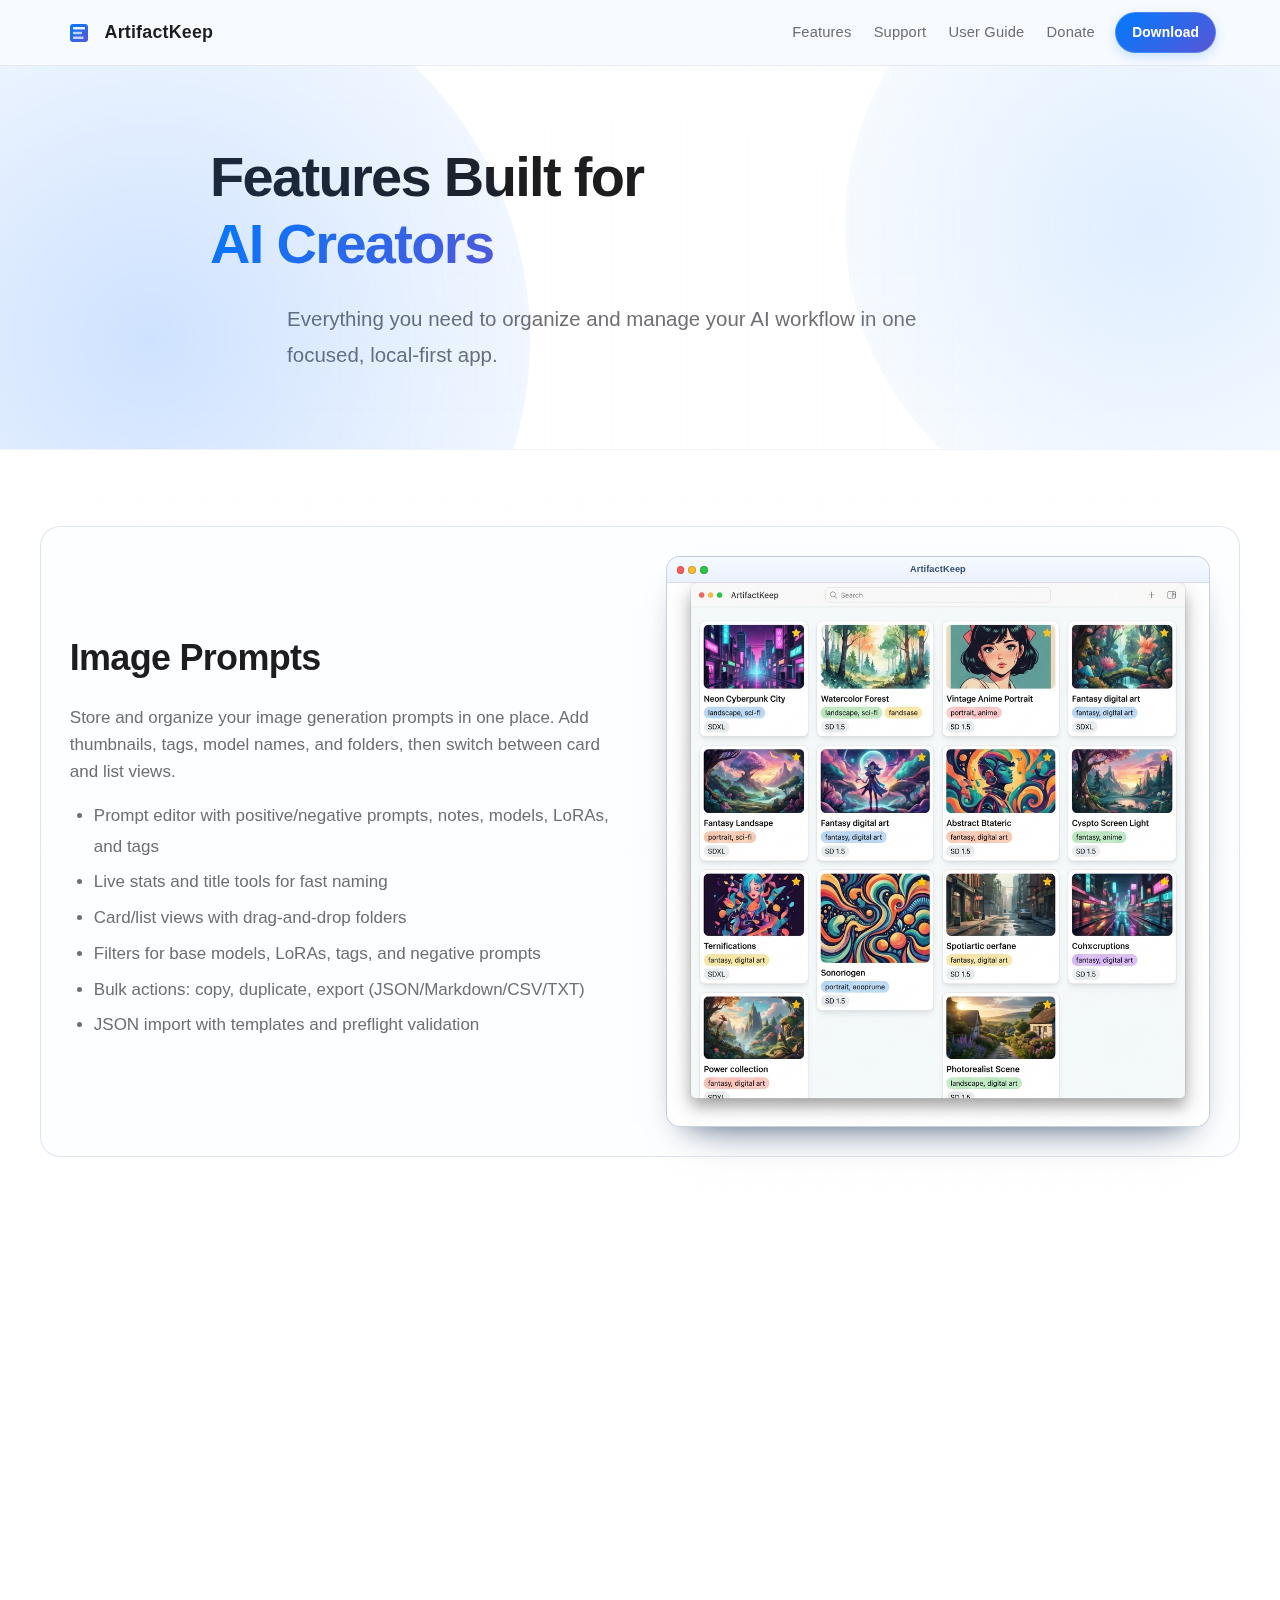
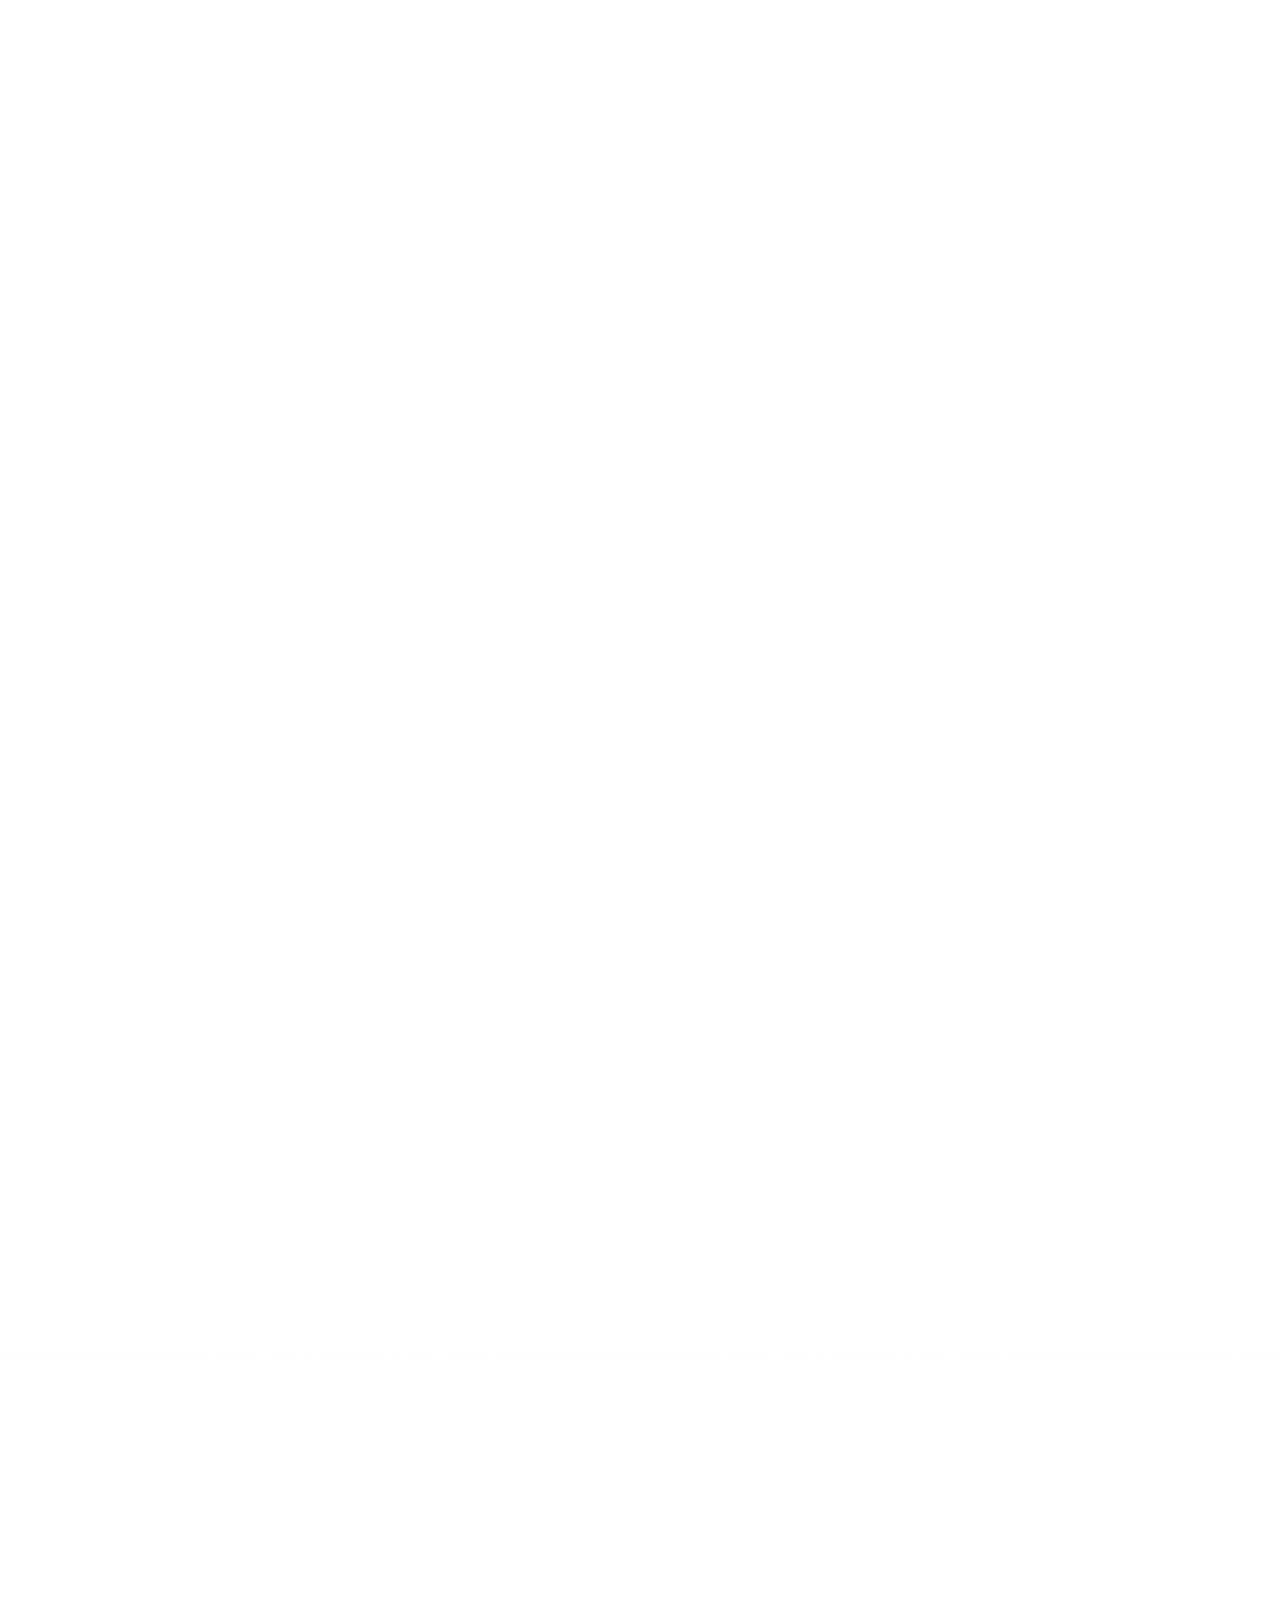
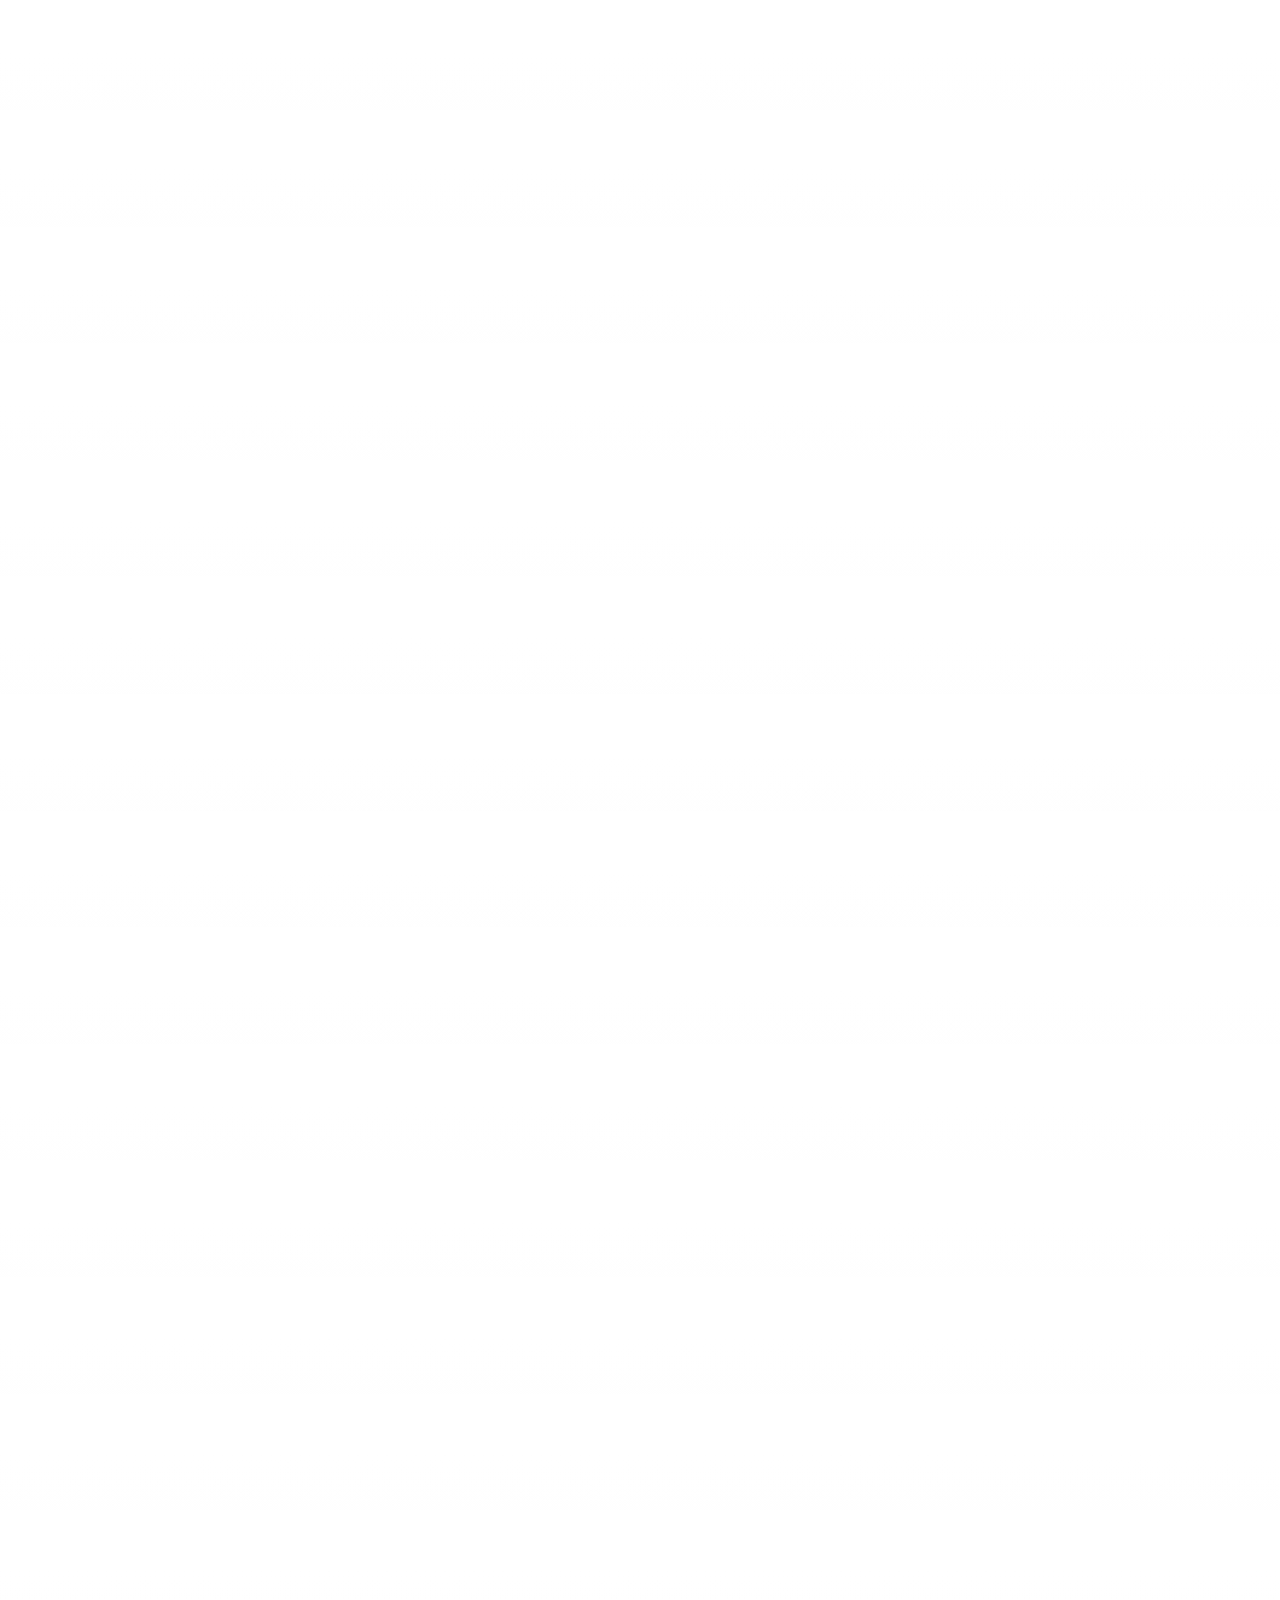
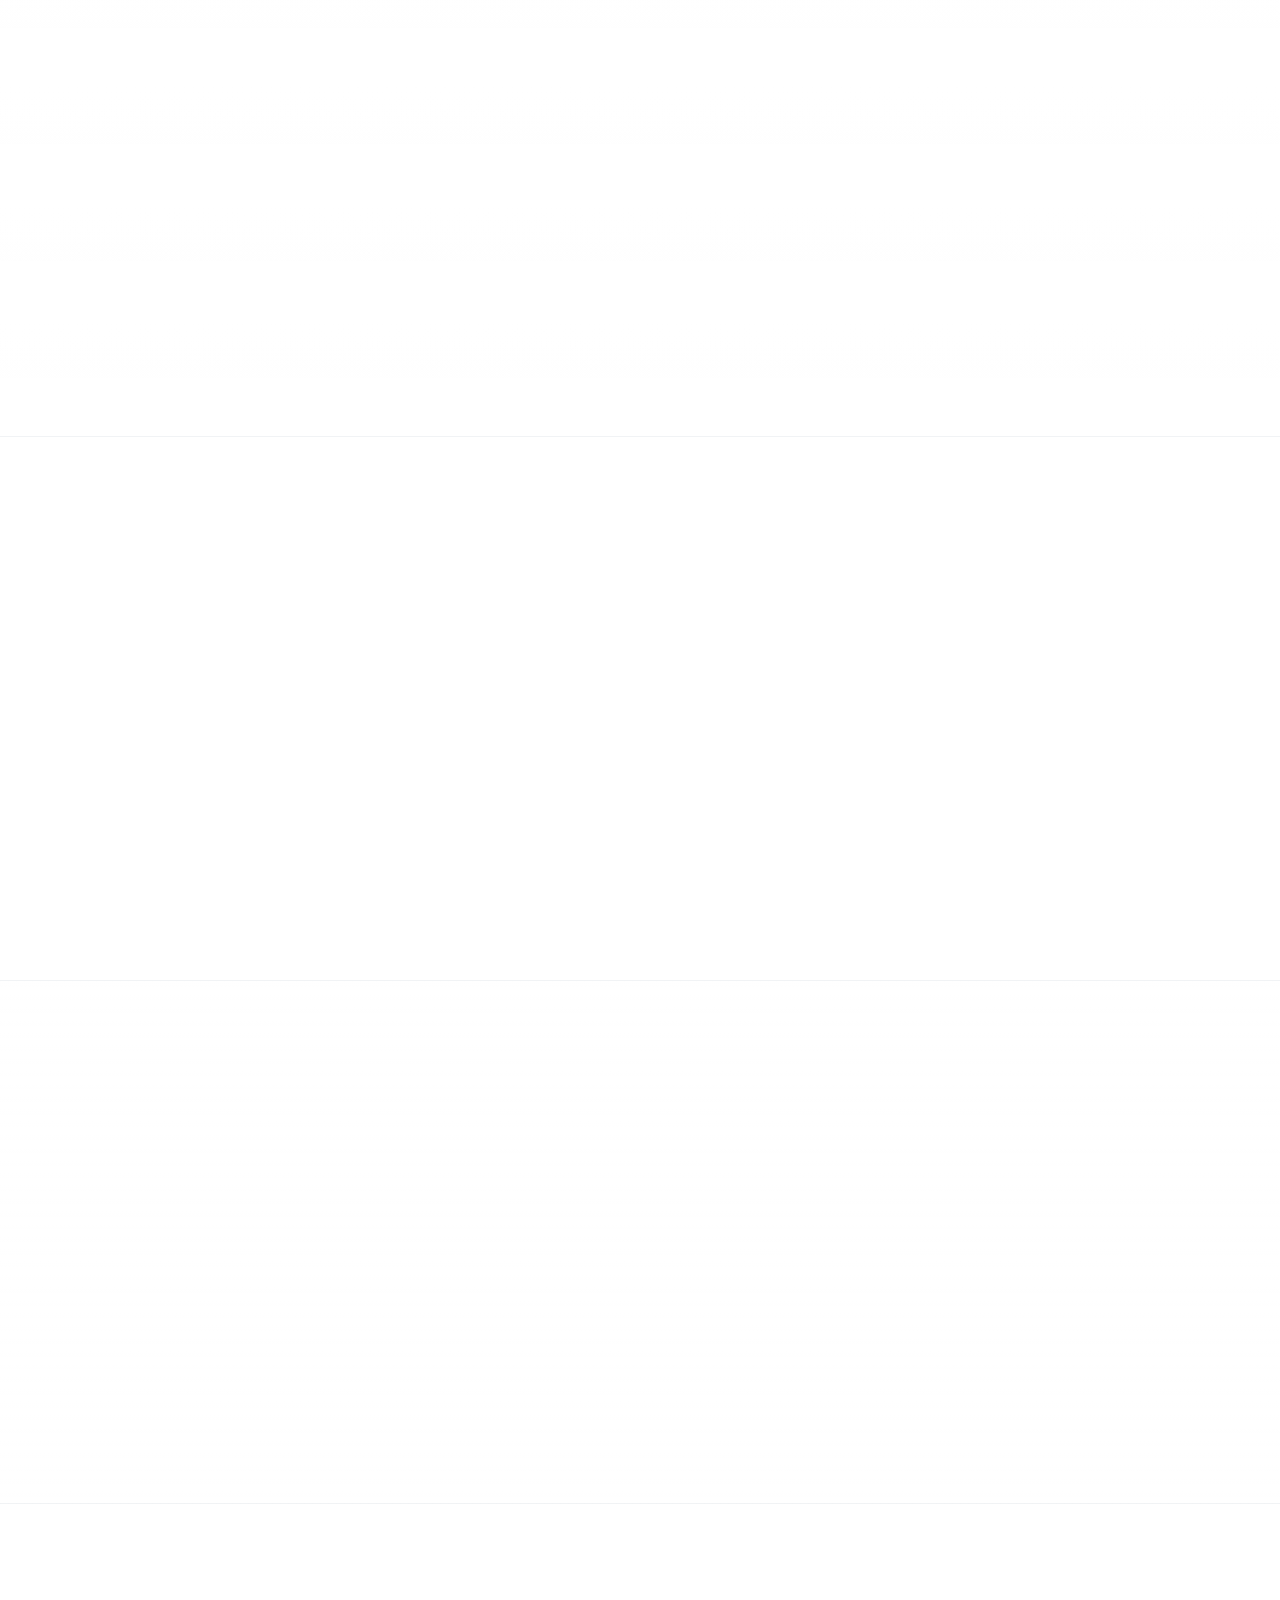
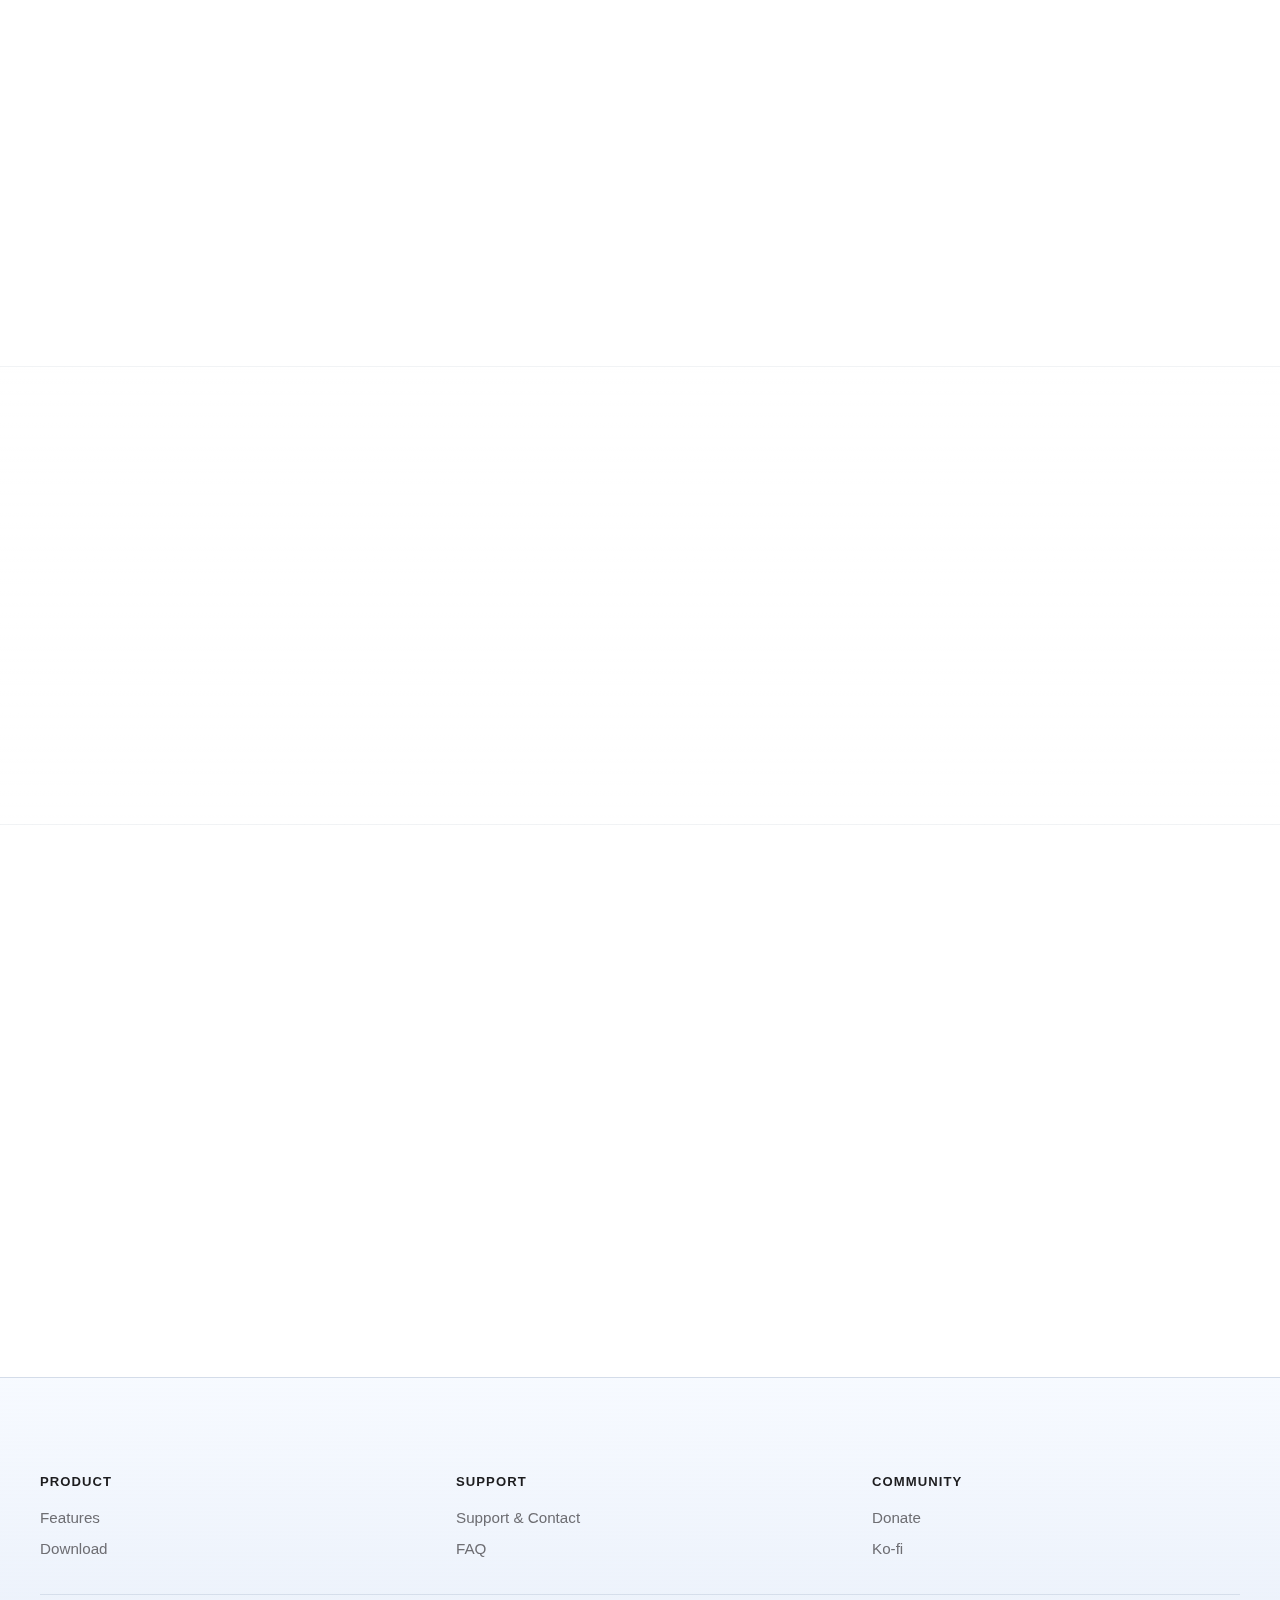
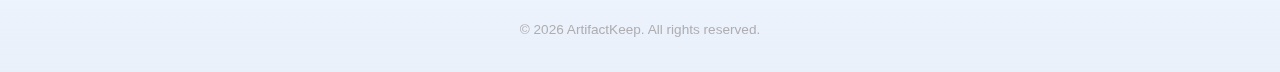
<file: features.html>
<!DOCTYPE html>
<html lang="en">

<head>
    <meta charset="UTF-8">
    <meta name="viewport" content="width=device-width, initial-scale=1.0">
    <meta name="description"
        content="Explore ArtifactKeep features: a local-first prompt manager with ComfyUI/A1111 PNG metadata extraction, conversation archives, and model indexing.">

    <title>Features – ArtifactKeep</title>

    <link rel="stylesheet" href="./css/main.css">
    <link rel="icon" type="image/svg+xml" href="./assets/favicon.svg">
</head>

<body>
    <div id="header-placeholder"></div>

    <section class="gradient-hero">
        <div class="container">
            <div class="hero-content">
                <h1 class="hero-title animate-fade-in">Features Built for<br><span class="text-gradient">AI
                        Creators</span></h1>
                <p class="hero-subtitle">Everything you need to organize and manage your AI workflow in one focused,
                    local-first app.</p>
            </div>
        </div>
    </section>

    <section>
        <div class="container">
            <div class="feature-detail scroll-reveal">
                <div>
                    <h2 class="h1">Image Prompts</h2>
                    <p class="text-secondary mb-md">Store and organize your image generation prompts in one place.
                        Add thumbnails, tags, model names, and folders, then switch between card and list views.</p>
                    <ul class="text-secondary" style="list-style: disc; margin-left: 24px; line-height: 1.8;">
                        <li>Prompt editor with positive/negative prompts, notes, models, LoRAs, and tags</li>
                        <li>Live stats and title tools for fast naming</li>
                        <li>Card/list views with drag-and-drop folders</li>
                        <li>Filters for base models, LoRAs, tags, and negative prompts</li>
                        <li>Bulk actions: copy, duplicate, export (JSON/Markdown/CSV/TXT)</li>
                        <li>JSON import with templates and preflight validation</li>
                    </ul>
                </div>
                <div>
                    <div class="mac-window">
                        <div class="mac-window-bar" aria-hidden="true">
                            <div class="mac-window-controls">
                                <span class="mac-window-dot mac-window-dot-close"></span>
                                <span class="mac-window-dot mac-window-dot-minimize"></span>
                                <span class="mac-window-dot mac-window-dot-maximize"></span>
                            </div>
                            <span class="mac-window-title">ArtifactKeep</span>
                        </div>
                        <img src="./assets/screenshots/image-prompts-cards.png" alt="Image prompts overview"
                            class="feature-detail-image">
                    </div>
                </div>
            </div>

            <div class="feature-detail scroll-reveal">
                <div>
                    <h2 class="h1">Automatic Metadata Extraction</h2>
                    <p class="text-secondary mb-md">Drop in images generated from ComfyUI or Automatic1111 and
                        extract prompts, models, samplers, steps, CFG scale, and more.</p>
                    <ul class="text-secondary" style="list-style: disc; margin-left: 24px; line-height: 1.8;">
                        <li>Supports ComfyUI and Automatic1111 workflows</li>
                        <li>Extract positive/negative prompts, models, and settings</li>
                        <li>Raw metadata remains visible in the detail modal</li>
                        <li>Create prompts from metadata (optional auto-create on import/rescan)</li>
                        <li>Linked folders and rescans keep libraries up to date</li>
                    </ul>
                </div>
                <div>
                    <div class="mac-window">
                        <div class="mac-window-bar" aria-hidden="true">
                            <div class="mac-window-controls">
                                <span class="mac-window-dot mac-window-dot-close"></span>
                                <span class="mac-window-dot mac-window-dot-minimize"></span>
                                <span class="mac-window-dot mac-window-dot-maximize"></span>
                            </div>
                            <span class="mac-window-title">ArtifactKeep</span>
                        </div>
                        <img src="./assets/screenshots/image-detail-metadata.png" alt="Metadata extraction detail"
                            class="feature-detail-image">
                    </div>
                </div>
            </div>

            <div class="feature-detail scroll-reveal">
                <div>
                    <h2 class="h1">System Prompts & Character Cards</h2>
                    <p class="text-secondary mb-md">Manage LLM system prompts and character cards with profile
                        images and reusable persona context.</p>
                    <ul class="text-secondary" style="list-style: disc; margin-left: 24px; line-height: 1.8;">
                        <li>LLM targeting tags (GPT-4, Claude, Llama, etc.)</li>
                        <li>Profile image with reference gallery support</li>
                        <li>Card/list views with drag-and-drop folders</li>
                        <li>Filters by model and tags</li>
                        <li>Bulk actions: copy, duplicate, export, delete</li>
                        <li>JSON import templates with preflight validation</li>
                        <li>Favorites for quick access</li>
                    </ul>
                </div>
                <div>
                    <div class="mac-window">
                        <div class="mac-window-bar" aria-hidden="true">
                            <div class="mac-window-controls">
                                <span class="mac-window-dot mac-window-dot-close"></span>
                                <span class="mac-window-dot mac-window-dot-minimize"></span>
                                <span class="mac-window-dot mac-window-dot-maximize"></span>
                            </div>
                            <span class="mac-window-title">ArtifactKeep</span>
                        </div>
                        <img src="./assets/screenshots/system-prompts-profiles.png" alt="System prompts overview"
                            class="feature-detail-image">
                    </div>
                </div>
            </div>

            <div class="feature-detail scroll-reveal">
                <div>
                    <h2 class="h1">Conversation Library</h2>
                    <p class="text-secondary mb-md">Import and archive your AI conversations. Keep a searchable
                        record of your chats from ChatGPT, Claude, or local models.</p>
                    <ul class="text-secondary" style="list-style: disc; margin-left: 24px; line-height: 1.8;">
                        <li>Import .json, .txt, .md, .markdown, .log, .yaml, .yml, .html</li>
                        <li>Metadata editor for titles, notes, models, and tags</li>
                        <li>Preview view plus full raw file display</li>
                        <li>Export original files (single or bulk)</li>
                        <li>Folders, filters, and favorites for fast retrieval</li>
                    </ul>
                </div>
                <div>
                    <div class="mac-window">
                        <div class="mac-window-bar" aria-hidden="true">
                            <div class="mac-window-controls">
                                <span class="mac-window-dot mac-window-dot-close"></span>
                                <span class="mac-window-dot mac-window-dot-minimize"></span>
                                <span class="mac-window-dot mac-window-dot-maximize"></span>
                            </div>
                            <span class="mac-window-title">ArtifactKeep</span>
                        </div>
                        <img src="./assets/screenshots/conversations-cards.png" alt="Conversation library overview"
                            class="feature-detail-image">
                    </div>
                </div>
            </div>

            <div class="feature-detail scroll-reveal">
                <div>
                    <h2 class="h1">Import & Export Toolkit</h2>
                    <p class="text-secondary mb-md">Move data in and out without lock-in. Bring in prompts, images,
                        and conversations, then export clean open formats.</p>
                    <ul class="text-secondary" style="list-style: disc; margin-left: 24px; line-height: 1.8;">
                        <li>Prompt imports via JSON templates with preflight validation</li>
                        <li>PNG imports with metadata extraction and optional auto-prompt creation</li>
                        <li>Conversation imports across common text and JSON formats</li>
                        <li>Export prompts to JSON, Markdown, CSV, or TXT</li>
                        <li>Export original conversation files for backup or migration</li>
                    </ul>
                </div>
                <div>
                    <div class="mac-window">
                        <div class="mac-window-bar" aria-hidden="true">
                            <div class="mac-window-controls">
                                <span class="mac-window-dot mac-window-dot-close"></span>
                                <span class="mac-window-dot mac-window-dot-minimize"></span>
                                <span class="mac-window-dot mac-window-dot-maximize"></span>
                            </div>
                            <span class="mac-window-title">ArtifactKeep</span>
                        </div>
                        <img src="./assets/screenshots/folders-detail.png" alt="Import and export workflows"
                            class="feature-detail-image">
                    </div>
                </div>
            </div>

            <div class="feature-detail scroll-reveal">
                <div>
                    <h2 class="h1">Model Library</h2>
                    <p class="text-secondary mb-md">Index your Stable Diffusion checkpoints, LoRAs, VAEs, and LLM
                        models without moving or copying files.</p>
                    <ul class="text-secondary" style="list-style: disc; margin-left: 24px; line-height: 1.8;">
                        <li>Scan folders for .safetensors, .ckpt, .pt, .gguf</li>
                        <li>Auto-categorize by type (LoRAs, Checkpoints, UNet, VAE, Embeddings, LLM)</li>
                        <li>Status tracking for linked, scanning, and missing entries</li>
                        <li>Relink and refresh paths without losing metadata</li>
                        <li>Entry details: size, last modified, tags, notes, copy-path</li>
                        <li>Search and filters by name, path, type, missing status</li>
                    </ul>
                </div>
                <div>
                    <div class="mac-window">
                        <div class="mac-window-bar" aria-hidden="true">
                            <div class="mac-window-controls">
                                <span class="mac-window-dot mac-window-dot-close"></span>
                                <span class="mac-window-dot mac-window-dot-minimize"></span>
                                <span class="mac-window-dot mac-window-dot-maximize"></span>
                            </div>
                            <span class="mac-window-title">ArtifactKeep</span>
                        </div>
                        <img src="./assets/screenshots/models-library.png" alt="Model library" class="feature-detail-image">
                    </div>
                </div>
            </div>

            <div class="feature-detail scroll-reveal">
                <div>
                    <h2 class="h1">Privacy & Local-First</h2>
                    <p class="text-secondary mb-md">Everything stays on your machine. No cloud sync. No tracking.
                        Export anytime in JSON, Markdown, CSV, or TXT.</p>
                    <ul class="text-secondary" style="list-style: disc; margin-left: 24px; line-height: 1.8;">
                        <li>Works offline (no account required)</li>
                        <li>No telemetry or analytics</li>
                        <li>Open data format (JSON files)</li>
                        <li>Export in multiple formats</li>
                        <li>Move your data anytime</li>
                    </ul>
                </div>
                <div>
                    <div class="mac-window">
                        <div class="mac-window-bar" aria-hidden="true">
                            <div class="mac-window-controls">
                                <span class="mac-window-dot mac-window-dot-close"></span>
                                <span class="mac-window-dot mac-window-dot-minimize"></span>
                                <span class="mac-window-dot mac-window-dot-maximize"></span>
                            </div>
                            <span class="mac-window-title">ArtifactKeep</span>
                        </div>
                        <img src="./assets/screenshots/hero-app.png" alt="ArtifactKeep dashboard" class="feature-detail-image">
                    </div>
                </div>
            </div>
        </div>
    </section>

    <section>
        <div class="container">
            <div class="one-more-card scroll-reveal">
                <p class="one-more-kicker">One more thing.</p>
                <h2 class="h1">It also has full-fledged dark mode.</h2>
                <p class="text-secondary mb-xl">Not an afterthought theme toggle. ArtifactKeep ships with a complete dark
                    interface tuned for long nightly sessions and contrast-safe reading.</p>

                <div class="one-more-grid">
                    <div class="theme-preview theme-light">
                        <div class="theme-preview-top"></div>
                        <div class="theme-preview-body">
                            <div class="theme-preview-sidebar"></div>
                            <div class="theme-preview-content">
                                <div class="theme-preview-line"></div>
                                <div class="theme-preview-line short"></div>
                                <div class="theme-preview-chip"></div>
                            </div>
                        </div>
                        <p class="theme-label">Light</p>
                    </div>

                    <div class="theme-preview theme-dark">
                        <div class="theme-preview-top"></div>
                        <div class="theme-preview-body">
                            <div class="theme-preview-sidebar"></div>
                            <div class="theme-preview-content">
                                <div class="theme-preview-line"></div>
                                <div class="theme-preview-line short"></div>
                                <div class="theme-preview-chip"></div>
                            </div>
                        </div>
                        <p class="theme-label">Dark</p>
                    </div>
                </div>
            </div>
        </div>
    </section>

    <section>
        <div class="container">
            <div class="content-width">
                <h2 class="h1 text-center mb-md scroll-reveal">Bulk Actions + Undo Delete</h2>
                <p class="text-center text-secondary mb-2xl scroll-reveal">Select, move, duplicate, export, and delete
                    with confidence across every library.</p>

                <div class="bulk-grid">
                    <div class="card bulk-card scroll-reveal">
                        <div class="bulk-icon">
                            <svg width="20" height="20" viewBox="0 0 24 24" fill="none" stroke="currentColor" stroke-width="1.8"
                                stroke-linecap="round" stroke-linejoin="round" aria-hidden="true">
                                <path d="M9 11l3 3L22 4"></path>
                                <path d="M21 12v7a2 2 0 0 1-2 2H5a2 2 0 0 1-2-2V5a2 2 0 0 1 2-2h11"></path>
                            </svg>
                        </div>
                        <h3 class="card-title">Multi-Select</h3>
                        <p class="card-description">Select multiple items with checkboxes or Shift+Click for range
                            selection. Apply actions to everything at once.</p>
                    </div>

                    <div class="card bulk-card scroll-reveal">
                        <div class="bulk-icon">
                            <svg width="20" height="20" viewBox="0 0 24 24" fill="none" stroke="currentColor" stroke-width="1.8"
                                stroke-linecap="round" stroke-linejoin="round" aria-hidden="true">
                                <path d="M3 3h7v7H3z"></path>
                                <path d="M14 3h7v7h-7z"></path>
                                <path d="M14 14h7v7h-7z"></path>
                                <path d="M3 14h7v7H3z"></path>
                            </svg>
                        </div>
                        <h3 class="card-title">Bulk Actions</h3>
                        <p class="card-description">Copy, duplicate, move, export, or delete in batches to keep large
                            libraries tidy and fast.</p>
                    </div>

                    <div class="card bulk-card scroll-reveal">
                        <div class="bulk-icon">
                            <svg width="20" height="20" viewBox="0 0 24 24" fill="none" stroke="currentColor" stroke-width="1.8"
                                stroke-linecap="round" stroke-linejoin="round" aria-hidden="true">
                                <path d="M8 7H4V3"></path>
                                <path d="M4.8 8.8A8 8 0 1 1 4 12"></path>
                            </svg>
                        </div>
                        <h3 class="card-title">Undo Delete</h3>
                        <p class="card-description">Made a mistake? Undo recent deletions with a quick recovery
                            window so important work is never gone for good.</p>
                    </div>
                </div>
            </div>
        </div>
    </section>

    <section>
        <div class="container">
            <div class="card shortcuts-card scroll-reveal">
                <h2 class="h2 text-center mb-lg">Keyboard Shortcuts</h2>
                <p class="text-center text-secondary mb-xl">Speed up your workflow with intuitive keyboard controls.</p>

                <div class="shortcut-list">
                    <div class="shortcut-row">
                        <span class="text-secondary">Close modal / clear selection</span>
                        <code class="shortcut-key">Esc</code>
                    </div>
                    <div class="shortcut-row">
                        <span class="text-secondary">Save &amp; close editor</span>
                        <code class="shortcut-key">Cmd/Ctrl + Enter</code>
                    </div>
                    <div class="shortcut-row">
                        <span class="text-secondary">Range selection</span>
                        <code class="shortcut-key">Shift + Click</code>
                    </div>
                </div>
            </div>
        </div>
    </section>

    <section>
        <div class="container">
            <div class="cta-section scroll-reveal">
                <h2 class="h1">New to ArtifactKeep?</h2>
                <p class="text-secondary mb-xl">Start with a 4-step quick guide and get organized in minutes.</p>
                <div class="hero-cta">
                    <a href="./getting-started.html" class="btn btn-primary btn-large">View Getting Started</a>
                    <a href="./download.html" class="btn btn-secondary btn-large">Download</a>
                </div>
            </div>
        </div>
    </section>

    <section>
        <div class="container">
            <div class="cta-section scroll-reveal">
                <h2 class="h1">Try ArtifactKeep Today</h2>
                <p class="text-secondary mb-xl">Free, privacy-focused, and built for creators like you.</p>
                <a href="./download.html" class="btn btn-primary btn-large">Download Now</a>
            </div>
        </div>
    </section>

    <div id="footer-placeholder"></div>

    <script src="./js/components.js"></script>
    <script src="./js/main.js"></script>
</body>

</html>
</file>
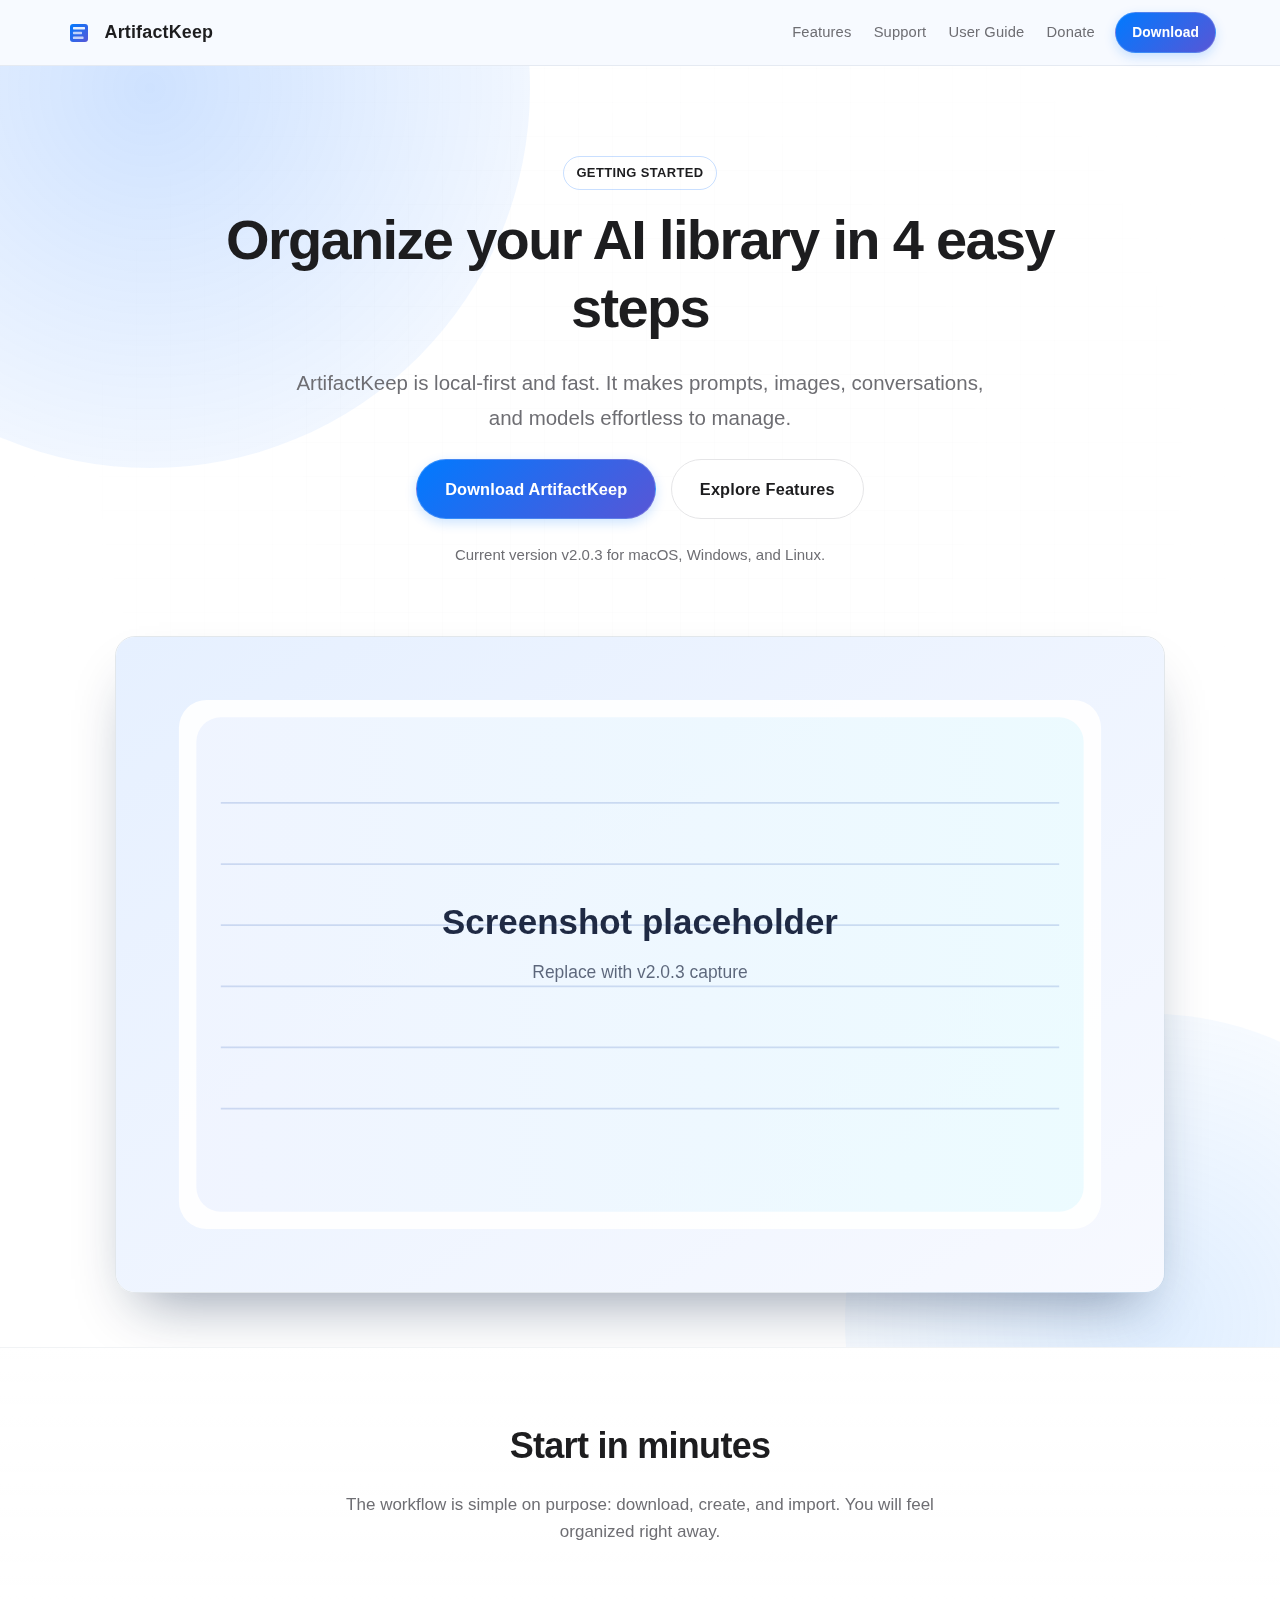
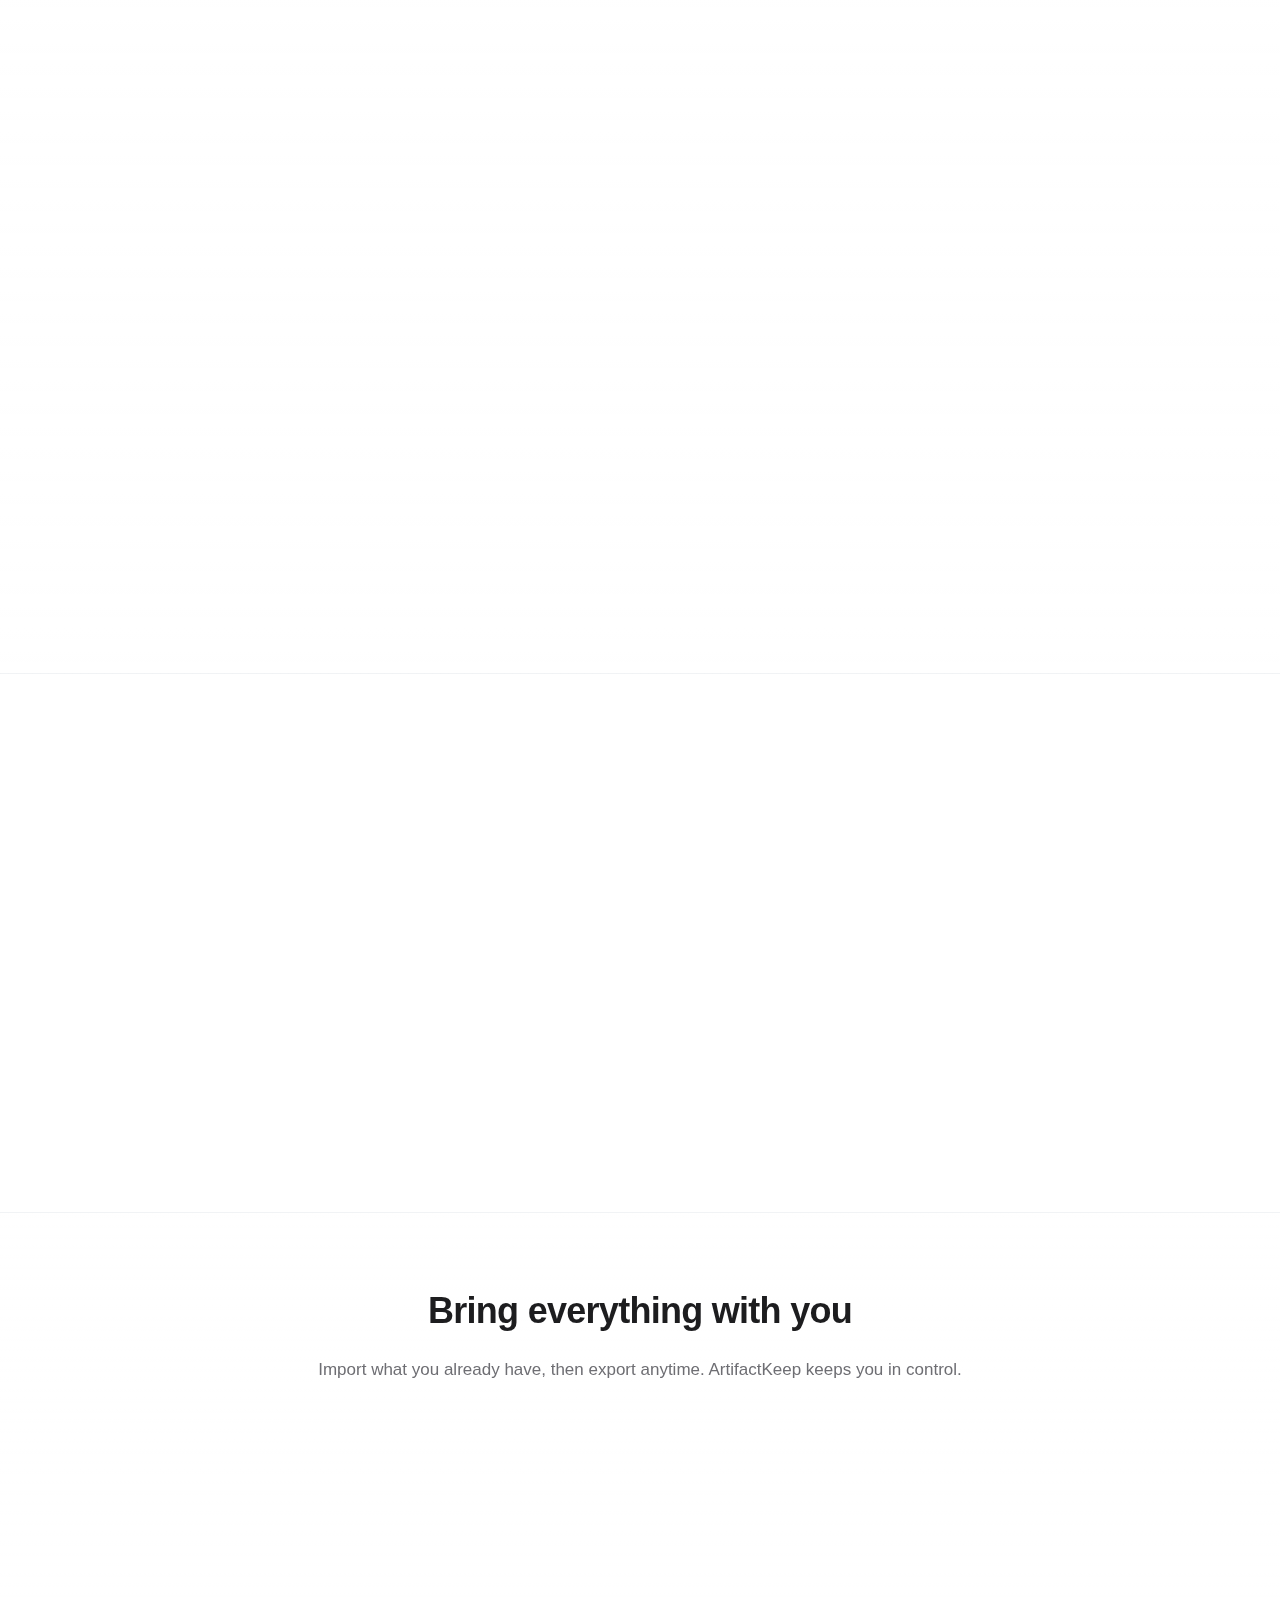
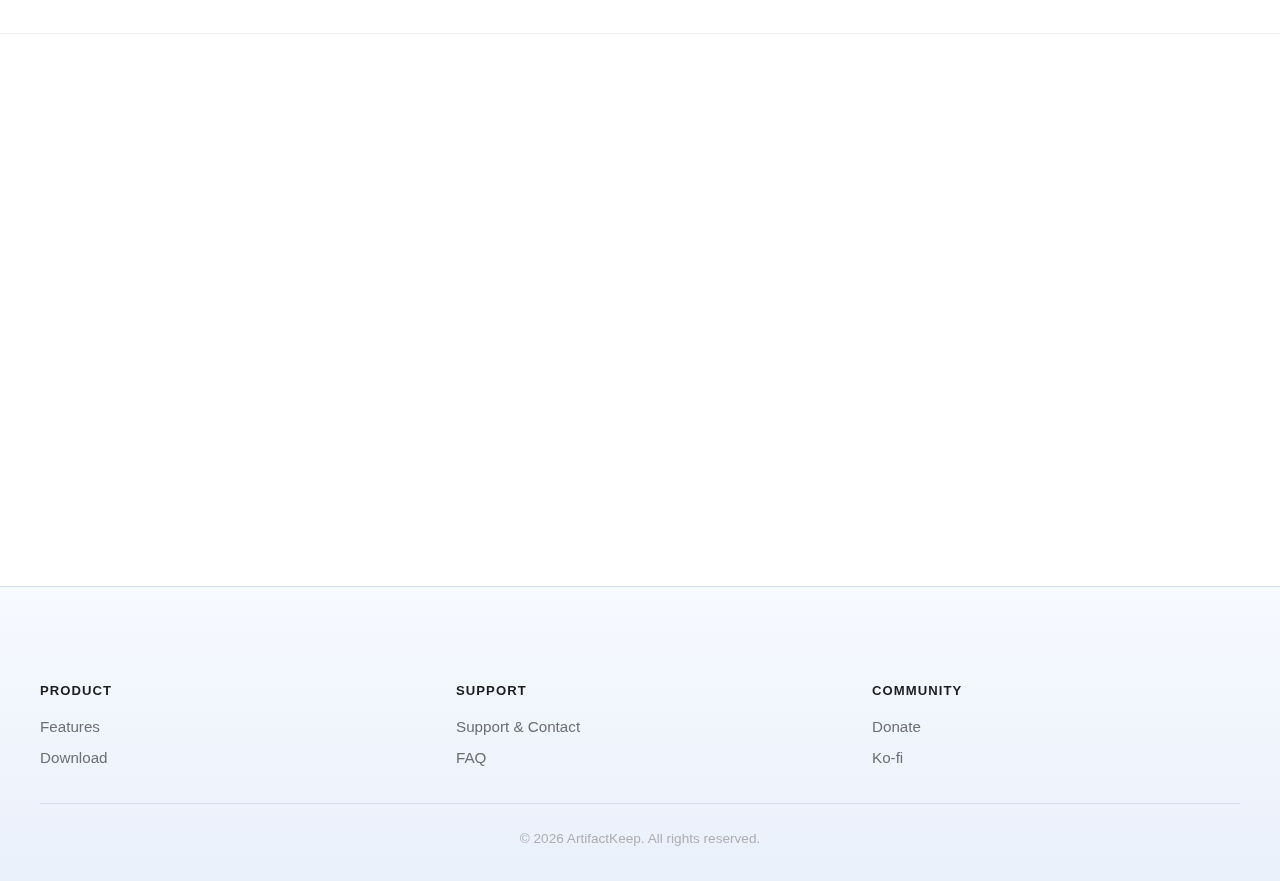
<file: getting-started.html>
<!DOCTYPE html>
<html lang="en">

<head>
    <meta charset="UTF-8">
    <meta name="viewport" content="width=device-width, initial-scale=1.0">
    <meta name="description"
        content="Getting started with ArtifactKeep. A 4-step quick guide to organize prompts, images, conversations, and models.">

    <title>Getting Started - ArtifactKeep</title>

    <link rel="stylesheet" href="./css/main.css">
    <link rel="icon" type="image/svg+xml" href="./assets/favicon.svg">
</head>

<body>
    <!-- Header -->
    <div id="header-placeholder"></div>

    <!-- Hero Section -->
    <section class="hero gradient-hero">
        <div class="container">
            <div class="hero-content animate-fade-in">
                <div class="mb-md">
                    <span class="badge">Getting Started</span>
                </div>
                <h1 class="hero-title">Organize your AI library in 4 easy steps</h1>
                <p class="hero-subtitle">ArtifactKeep is local-first and fast. It makes prompts, images, conversations,
                    and models effortless to manage.</p>

                <div class="hero-cta">
                    <a href="./download.html" class="btn btn-primary btn-large">Download ArtifactKeep</a>
                    <a href="./features.html" class="btn btn-secondary btn-large">Explore Features</a>
                </div>

                <p class="text-secondary mt-lg" style="font-size: var(--font-size-small);">Current version v2.0.3 for
                    macOS, Windows, and Linux.</p>
            </div>

            <div class="hero-image scroll-reveal">
                <img src="./assets/screenshots/feature-placeholder.svg"
                    alt="ArtifactKeep interface placeholder preview" class="screenshot">
            </div>
        </div>
    </section>

    <!-- Four Step Guide -->
    <section>
        <div class="container">
            <div class="section-header">
                <h2 class="h1">Start in minutes</h2>
                <p class="text-secondary" style="max-width: 640px; margin: 0 auto;">The workflow is simple on purpose:
                    download, create, and import. You will feel organized right away.</p>
            </div>

            <div class="grid grid-2">
                <div class="card quickstart-card scroll-reveal">
                    <div class="quickstart-step">1</div>
                    <h3 class="card-title">Download and install</h3>
                    <p class="card-description">Grab the latest build for your OS, install, and launch. Your library
                        stays local and private from the first run.</p>
                </div>

                <div class="card quickstart-card scroll-reveal">
                    <div class="quickstart-step">2</div>
                    <h3 class="card-title">Create your first image prompt</h3>
                    <p class="card-description">Start with a simple prompt, add a base model, and tag it for easy
                        retrieval.</p>
                    <div class="quickstart-example">
                        <p class="text-muted">Example prompt</p>
                        <p>“Cinematic portrait, soft rim light, 50mm, shallow depth of field, teal &amp; orange”</p>
                    </div>
                </div>

                <div class="card quickstart-card scroll-reveal">
                    <div class="quickstart-step">3</div>
                    <h3 class="card-title">Create your first system prompt</h3>
                    <p class="card-description">Save a reusable assistant persona so every new chat starts with the
                        same tone and constraints.</p>
                    <div class="quickstart-example">
                        <p class="text-muted">Example system prompt</p>
                        <p>“You are a concise creative director. Ask 2 clarifying questions, then deliver a 3-option
                            outline.”</p>
                    </div>
                </div>

                <div class="card quickstart-card scroll-reveal">
                    <div class="quickstart-step">4</div>
                    <h3 class="card-title">Import your first image</h3>
                    <p class="card-description">Drop in a PNG from ComfyUI or Automatic1111. Metadata extraction turns
                        it into extracted prompt blocks you can reuse — and you can create a prompt card in one click (or enable auto-create on import/rescan).</p>
                </div>
            </div>
        </div>
    </section>

    <!-- Organization Section -->
    <section>
        <div class="container">
            <div class="grid grid-2 quickstart-panel">
                <div class="scroll-reveal">
                    <h2 class="h1">Everything organized, instantly</h2>
                    <p class="text-secondary mb-lg">Build a clean library with folders, tags, and fast filters. You can
                        always find what you need without digging.</p>
                    <ul class="quickstart-list">
                        <li>Folders and favorites across every library</li>
                        <li>Search + filters tuned for prompts, images, and models</li>
                        <li>Card and list views for fast scanning</li>
                        <li>Bulk actions to copy, move, export, or delete in batches</li>
                        <li>Undo delete to recover mistakes quickly</li>
                    </ul>
                </div>
                <div class="card quickstart-preview scroll-reveal">
                    <img src="./assets/screenshots/feature-placeholder.svg" alt="Organized library placeholder view"
                        class="screenshot">
                </div>
            </div>
        </div>
    </section>

    <!-- Import and Power Section -->
    <section>
        <div class="container">
            <div class="section-header">
                <h2 class="h1">Bring everything with you</h2>
                <p class="text-secondary" style="max-width: 680px; margin: 0 auto;">Import what you already have, then
                    export anytime. ArtifactKeep keeps you in control.</p>
            </div>

            <div class="grid grid-3">
                <div class="card scroll-reveal">
                    <h3 class="card-title">Prompt imports</h3>
                    <p class="card-description">Use JSON templates with preflight validation to bring in prompts
                        cleanly.</p>
                </div>

                <div class="card scroll-reveal">
                    <h3 class="card-title">Image metadata</h3>
                    <p class="card-description">PNG imports extract prompts, models, and settings for instant reuse.</p>
                </div>

                <div class="card scroll-reveal">
                    <h3 class="card-title">Conversation archives</h3>
                    <p class="card-description">Import chat exports in common formats and keep your history searchable.</p>
                </div>
            </div>
        </div>
    </section>

    <!-- CTA -->
    <section>
        <div class="container">
            <div class="cta-section scroll-reveal">
                <h2 class="h1">Ready to organize your AI work?</h2>
                <p class="text-secondary mb-xl">Download ArtifactKeep and build your library in minutes.</p>
                <div class="hero-cta">
                    <a href="./download.html" class="btn btn-primary btn-large">Download Now</a>
                    <a href="./user-guide.html" class="btn btn-secondary btn-large">Read the User Guide</a>
                </div>
            </div>
        </div>
    </section>

    <!-- Footer -->
    <div id="footer-placeholder"></div>

    <script src="./js/components.js"></script>
    <script src="./js/main.js"></script>
</body>

</html>
</file>
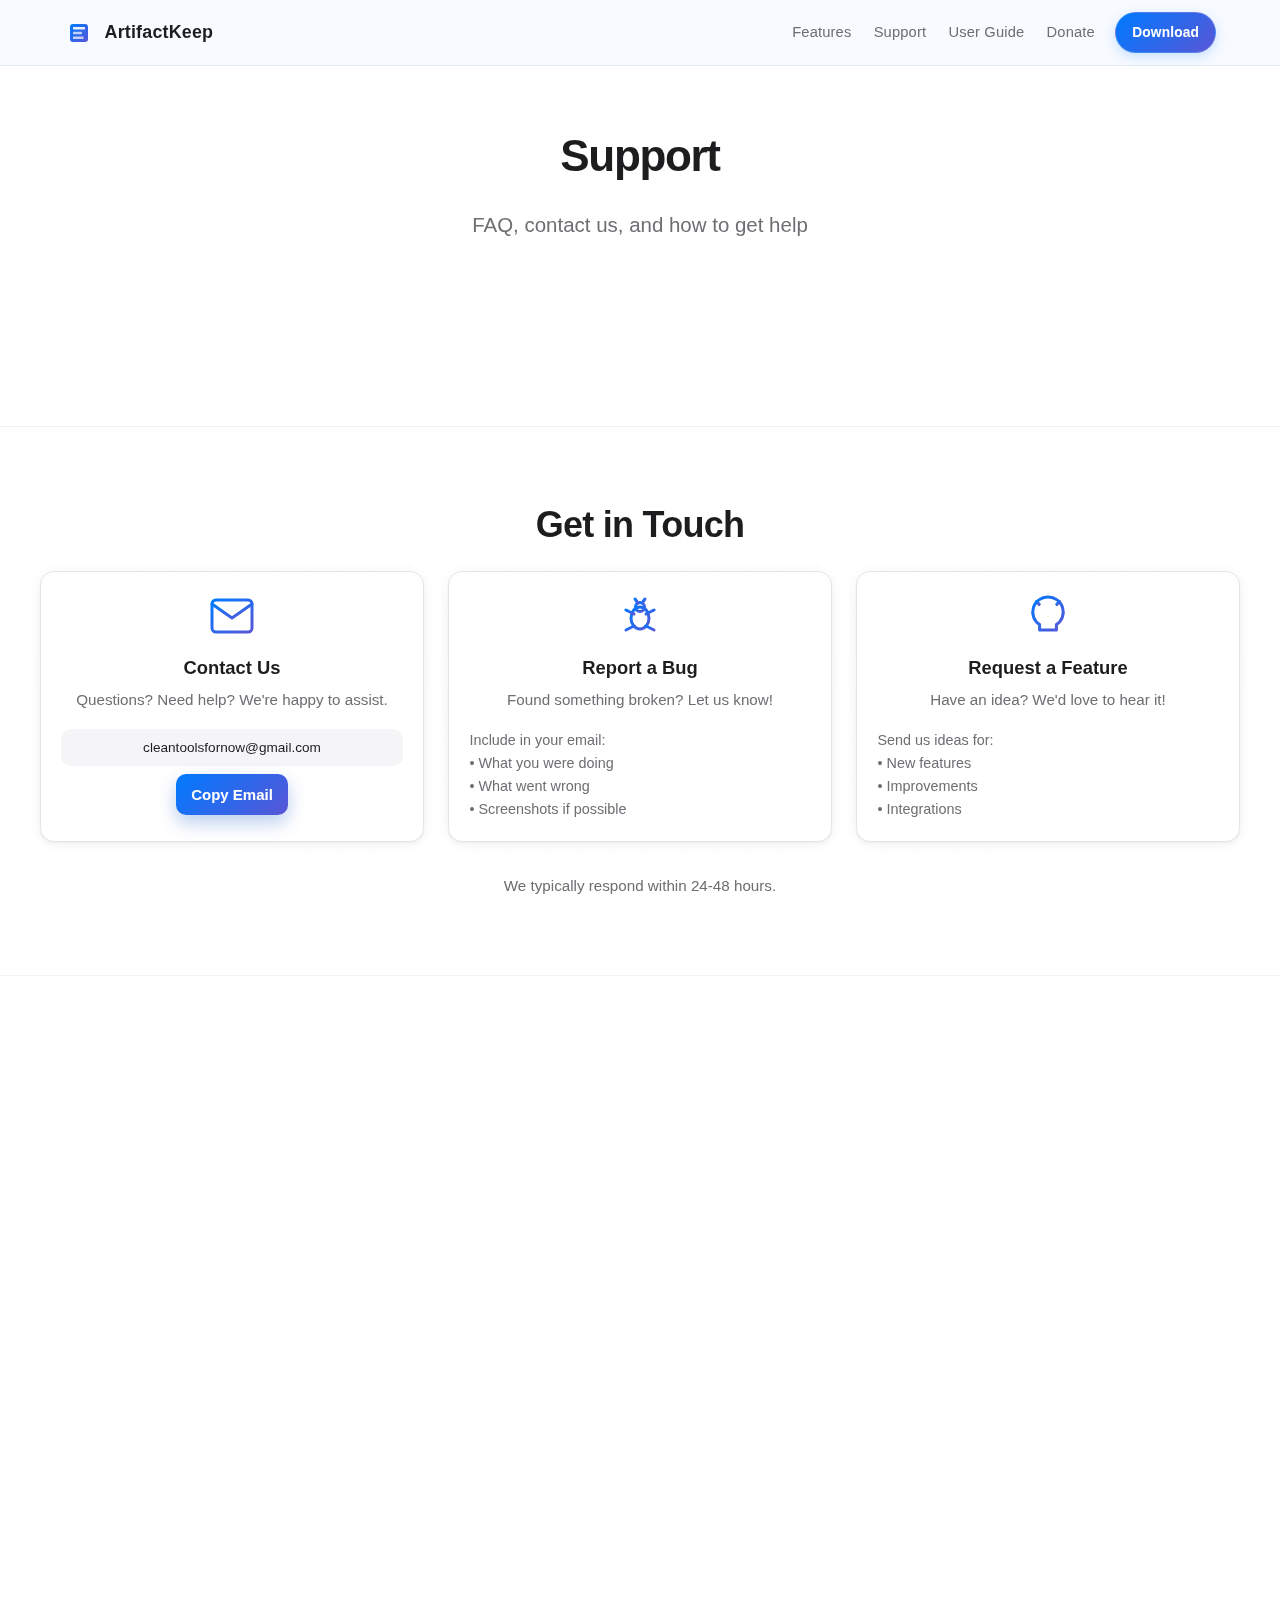
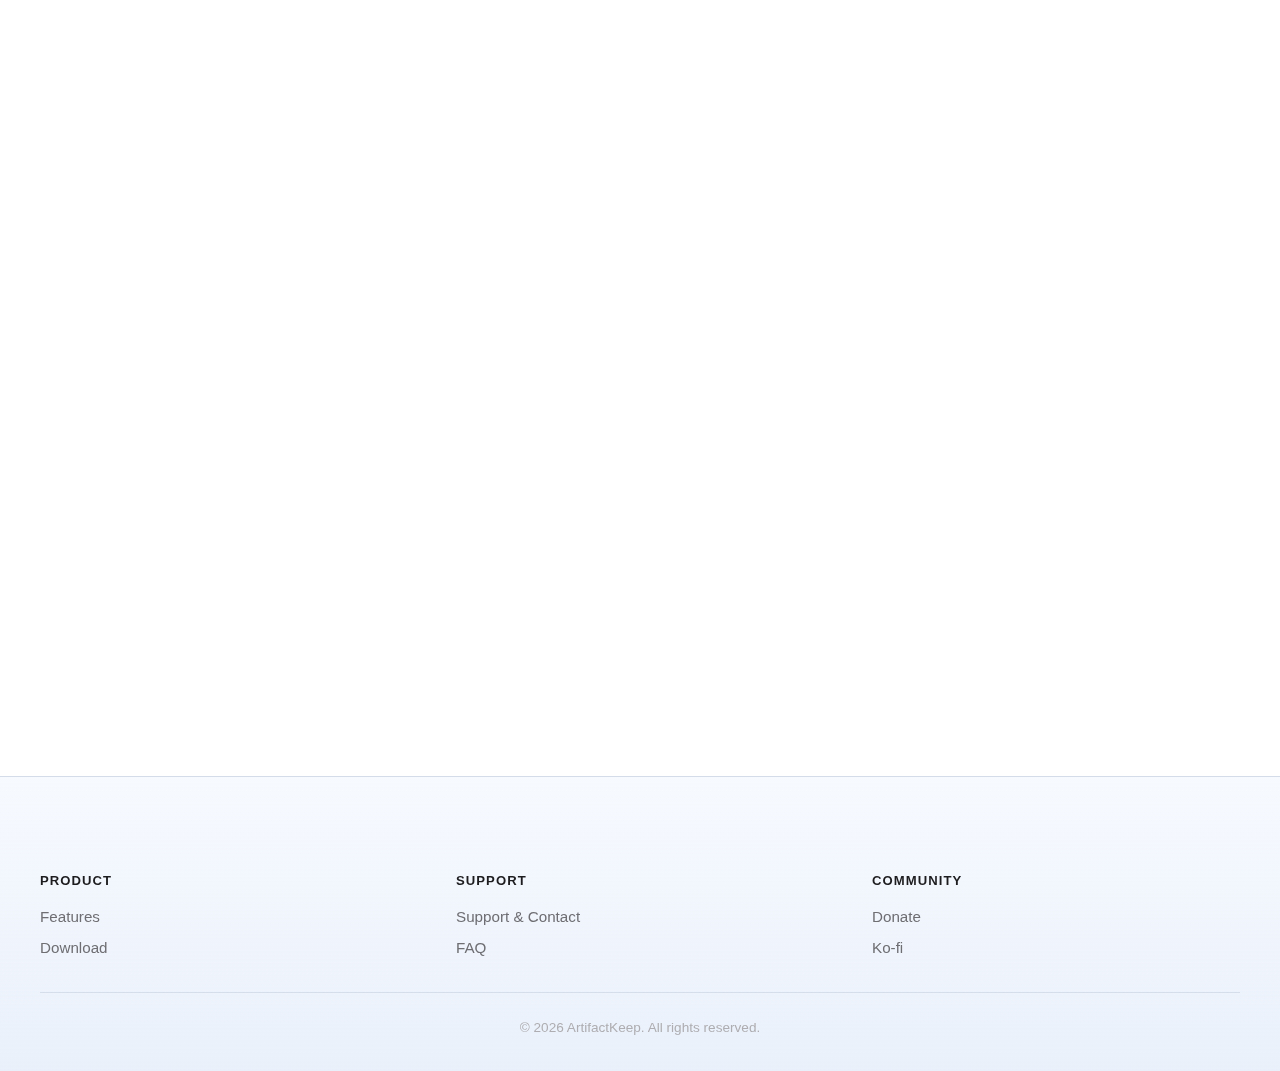
<file: support.html>
<!DOCTYPE html>
<html lang="en">

<head>
    <meta charset="UTF-8">
    <meta name="viewport" content="width=device-width, initial-scale=1.0">
    <meta name="description" content="Get support for ArtifactKeep. User guide, FAQ, contact, and report bugs.">

    <title>Support – ArtifactKeep</title>

    <link rel="stylesheet" href="./css/main.css">
    <link rel="icon" type="image/svg+xml" href="./assets/favicon.svg">
</head>

<body>
    <!-- Header -->
    <div id="header-placeholder"></div>

    <main>
        <!-- Page Header -->
        <section class="hero" style="min-height: 40vh; padding: var(--space-3xl) 0;">
            <div class="container">
                <div class="hero-content">
                    <h1 class="hero-title" style="font-size: 2.75rem;">Support</h1>
                    <p class="hero-subtitle">FAQ, contact us, and how to get help</p>
                </div>
            </div>
        </section>

        <!-- Contact / Bug / Feature Section -->
        <section id="contact">
            <div class="container">
                <h2 class="h1 text-center mb-2xl scroll-reveal">Get in Touch</h2>

                <div class="grid grid-3">
                    <!-- Contact -->
                    <div class="card scroll-reveal" style="text-align: center;">
                        <svg width="48" height="48" viewBox="0 0 24 24" fill="none" stroke="url(#contactGrad)"
                            stroke-width="1.5" stroke-linecap="round" stroke-linejoin="round"
                            style="margin: 0 auto var(--space-md);">
                            <defs>
                                <linearGradient id="contactGrad" x1="0%" y1="0%" x2="100%" y2="100%">
                                    <stop offset="0%" stop-color="#007aff" />
                                    <stop offset="100%" stop-color="#5856d6" />
                                </linearGradient>
                            </defs>
                            <path d="M4 4h16c1.1 0 2 .9 2 2v12c0 1.1-.9 2-2 2H4c-1.1 0-2-.9-2-2V6c0-1.1.9-2 2-2z">
                            </path>
                            <polyline points="22,6 12,13 2,6"></polyline>
                        </svg>
                        <h3 class="card-title">Contact Us</h3>
                        <p class="card-description" style="margin-bottom: var(--space-md);">Questions? Need help? We're
                            happy to assist.</p>
                        <code
                            style="display: block; padding: var(--space-sm); background: var(--color-bg); border-radius: var(--radius-md); font-size: 0.85rem; margin-bottom: var(--space-sm);">cleantoolsfornow@gmail.com</code>
                        <button class="copy-button" data-copy="cleantoolsfornow@gmail.com">Copy Email</button>
                    </div>

                    <!-- Bug Reports -->
                    <div class="card scroll-reveal" style="text-align: center;">
                        <svg width="48" height="48" viewBox="0 0 24 24" fill="none" stroke="url(#bugGrad)"
                            stroke-width="1.5" stroke-linecap="round" stroke-linejoin="round"
                            style="margin: 0 auto var(--space-md);">
                            <defs>
                                <linearGradient id="bugGrad" x1="0%" y1="0%" x2="100%" y2="100%">
                                    <stop offset="0%" stop-color="#007aff" />
                                    <stop offset="100%" stop-color="#5856d6" />
                                </linearGradient>
                            </defs>
                            <circle cx="12" cy="7.5" r="2.25"></circle>
                            <ellipse cx="12" cy="13" rx="4.5" ry="5.5"></ellipse>
                            <line x1="11" y1="5.5" x2="9.5" y2="3.5"></line>
                            <line x1="13" y1="5.5" x2="14.5" y2="3.5"></line>
                            <line x1="9" y1="11" x2="5" y2="9"></line>
                            <line x1="15" y1="11" x2="19" y2="9"></line>
                            <line x1="8.5" y1="14" x2="4.5" y2="14"></line>
                            <line x1="15.5" y1="14" x2="19.5" y2="14"></line>
                            <line x1="9" y1="17" x2="5" y2="19"></line>
                            <line x1="15" y1="17" x2="19" y2="19"></line>
                        </svg>
                        <h3 class="card-title">Report a Bug</h3>
                        <p class="card-description" style="margin-bottom: var(--space-md);">Found something broken? Let
                            us know!</p>
                        <p
                            style="color: var(--color-text-secondary); font-size: 0.9rem; text-align: left; line-height: 1.6;">
                            Include in your email:<br>
                            • What you were doing<br>
                            • What went wrong<br>
                            • Screenshots if possible
                        </p>
                    </div>

                    <!-- Feature Requests -->
                    <div class="card scroll-reveal" style="text-align: center;">
                        <svg width="48" height="48" viewBox="0 0 24 24" fill="none" stroke="url(#ideaGrad)"
                            stroke-width="1.5" stroke-linecap="round" stroke-linejoin="round"
                            style="margin: 0 auto var(--space-md);">
                            <defs>
                                <linearGradient id="ideaGrad" x1="0%" y1="0%" x2="100%" y2="100%">
                                    <stop offset="0%" stop-color="#007aff" />
                                    <stop offset="100%" stop-color="#5856d6" />
                                </linearGradient>
                            </defs>
                            <path d="M12 2.5a7.5 7.5 0 0 0-4.2 13.8V19h8.4v-2.7A7.5 7.5 0 0 0 12 2.5z"></path>
                            <path d="M10 19h4"></path>
                            <path d="M9.5 22h5"></path>
                            <line x1="12" y1="1.5" x2="12" y2="3.5"></line>
                            <line x1="4.5" y1="9" x2="6.5" y2="9"></line>
                            <line x1="17.5" y1="9" x2="19.5" y2="9"></line>
                            <line x1="6.2" y1="4.8" x2="7.6" y2="6.2"></line>
                            <line x1="16.4" y1="6.2" x2="17.8" y2="4.8"></line>
                        </svg>
                        <h3 class="card-title">Request a Feature</h3>
                        <p class="card-description" style="margin-bottom: var(--space-md);">Have an idea? We'd love to
                            hear it!</p>
                        <p
                            style="color: var(--color-text-secondary); font-size: 0.9rem; text-align: left; line-height: 1.6;">
                            Send us ideas for:<br>
                            • New features<br>
                            • Improvements<br>
                            • Integrations
                        </p>
                    </div>
                </div>

                <p class="text-center text-secondary mt-xl scroll-reveal" style="font-size: 0.95rem;">
                    We typically respond within 24-48 hours.
                </p>
            </div>
        </section>


        <!-- FAQ Section -->
        <section id="faq">
            <div class="container">
                <div class="content-width">
                    <h2 class="h1 text-center mb-2xl scroll-reveal">Frequently Asked Questions</h2>

                    <div class="card mb-lg scroll-reveal">
                        <h3 class="h3 mb-sm">Is ArtifactKeep really free?</h3>
                        <p class="text-secondary">Yes! ArtifactKeep is completely free. There are no
                            hidden
                            costs, subscriptions, or premium features. If you find it useful, consider <a
                                href="./donate.html" style="color: var(--color-accent);">supporting development</a>.</p>
                    </div>

                    <div class="card mb-lg scroll-reveal">
                        <h3 class="h3 mb-sm">Where is my data stored?</h3>
                        <p class="text-secondary">All your data is stored locally on your computer in JSON files.
                            The
                            exact location varies by OS:<br>
                            • macOS: <code>~/Library/Application Support/com.artifactkeep.app/</code><br>
                            • Windows: <code>%APPDATA%/com.artifactkeep.app/</code><br>
                            • Linux: <code>~/.local/share/com.artifactkeep.app/</code></p>
                    </div>

                    <div class="card mb-lg scroll-reveal">
                        <h3 class="h3 mb-sm">Can I sync my data across devices?</h3>
                        <p class="text-secondary">Not currently. ArtifactKeep is designed as a local-first app with no
                            cloud
                            sync. However, you can manually copy your data folder to another device, or export/import
                            your
                            data using the export features.</p>
                    </div>

                    <div class="card mb-lg scroll-reveal">
                        <h3 class="h3 mb-sm">What image formats are supported for metadata extraction?</h3>
                        <p class="text-secondary">ArtifactKeep can extract metadata from PNG and JPG images generated by
                            ComfyUI and Automatic1111. The metadata must be embedded in the image file (standard for
                            both
                            tools).</p>
                    </div>

                    <div class="card mb-lg scroll-reveal">
                        <h3 class="h3 mb-sm">Does ArtifactKeep work offline?</h3>
                        <p class="text-secondary">Yes! ArtifactKeep works 100% offline. No internet connection is
                            required.
                            The only time you need internet is when downloading the app initially or checking for
                            updates.
                        </p>
                    </div>

                    <div class="card mb-lg scroll-reveal">
                        <h3 class="h3 mb-sm">How do I backup my data?</h3>
                        <p class="text-secondary">You can backup your data in several ways:<br>
                            1. Copy the database folder (see "Where is my data stored?" above)<br>
                            2. Use the Export feature to export to JSON, CSV, or Markdown<br>
                            3. Both methods allow you to restore your data later</p>
                    </div>
                </div>
            </div>
        </section>
    </main>

    <!-- Footer -->
    <div id="footer-placeholder"></div>

    <script src="./js/components.js"></script>
    <script src="./js/main.js"></script>
</body>

</html>
</file>
<file: css/main.css>
/* Typeface load */
@import url('https://fonts.googleapis.com/css2?family=Manrope:wght@400;500;600;700&family=Plus+Jakarta+Sans:wght@400;500;600;700&display=swap');

/* Core modules */
@import url('./variables.css');
@import url('./reset.css');
@import url('./layout.css');
@import url('./components.css');
@import url('./utilities.css');

/* Global scene */
body {
    min-height: 100vh;
    color: var(--color-text-primary);
    background:
        radial-gradient(1200px 420px at -12% -14%, rgba(21, 107, 232, 0.18), transparent 68%),
        radial-gradient(920px 440px at 106% 4%, rgba(85, 151, 243, 0.16), transparent 67%),
        linear-gradient(180deg, var(--color-bg) 0%, var(--color-bg-alt) 100%);
    background-attachment: fixed;
}

body::before {
    content: '';
    position: fixed;
    inset: 0;
    pointer-events: none;
    z-index: -1;
    opacity: 0.28;
    background-image:
        linear-gradient(rgba(17, 44, 86, 0.03) 1px, transparent 1px),
        linear-gradient(90deg, rgba(17, 44, 86, 0.03) 1px, transparent 1px);
    background-size: 34px 34px;
    mask-image: radial-gradient(circle at center, black 40%, transparent 92%);
}

main {
    position: relative;
}

a {
    transition: color var(--transition-fast);
}

.link-accent {
    color: var(--color-accent-strong);
    text-decoration: underline;
    text-underline-offset: 2px;
    text-decoration-thickness: 1px;
}

code,
pre {
    font-family: var(--font-mono);
}

section {
    position: relative;
    padding: clamp(3rem, 6vw, 5.4rem) 0;
}

section:nth-of-type(2n) {
    background: linear-gradient(180deg, rgba(255, 255, 255, 0.36) 0%, rgba(255, 255, 255, 0.2) 100%);
    border-top: 1px solid rgba(17, 48, 89, 0.06);
    border-bottom: 1px solid rgba(17, 48, 89, 0.06);
}

.section-muted {
    background: linear-gradient(180deg, rgba(255, 255, 255, 0.45) 0%, rgba(255, 255, 255, 0.26) 100%);
    border-top: 1px solid rgba(17, 48, 89, 0.08);
    border-bottom: 1px solid rgba(17, 48, 89, 0.08);
}

.section-header {
    text-align: center;
    margin-bottom: var(--space-2xl);
}

.section-header h2 {
    display: inline-block;
}

.section-header p {
    max-width: 62ch;
    margin: 0 auto;
}

/* Hero */
.hero {
    padding-top: clamp(3.3rem, 7vw, 6.4rem);
    padding-bottom: clamp(2.2rem, 4.2vw, 4.1rem);
    text-align: center;
    overflow: hidden;
    overflow: clip;
}

.gradient-hero {
    overflow: hidden;
    overflow: clip;
}

.hero-compact {
    padding-top: clamp(2.6rem, 5.6vw, 4rem);
    padding-bottom: clamp(1.5rem, 3.4vw, 2.2rem);
}

.gradient-hero::before,
.gradient-hero::after {
    content: '';
    position: absolute;
    z-index: 0;
    border-radius: 999px;
    pointer-events: none;
}

.gradient-hero::before {
    width: min(60vw, 760px);
    height: min(60vw, 760px);
    top: -28%;
    left: -18%;
    background: radial-gradient(circle, rgba(12, 110, 255, 0.2), rgba(12, 110, 255, 0));
    animation: driftOrbA 16s ease-in-out infinite;
}

.gradient-hero::after {
    width: min(48vw, 620px);
    height: min(48vw, 620px);
    right: -14%;
    bottom: -22%;
    background: radial-gradient(circle, rgba(97, 169, 255, 0.2), rgba(97, 169, 255, 0));
    animation: driftOrbB 19s ease-in-out infinite;
}

@keyframes driftOrbA {
    0%,
    100% {
        transform: translate(0, 0);
    }

    50% {
        transform: translate(35px, -28px);
    }
}

@keyframes driftOrbB {
    0%,
    100% {
        transform: translate(0, 0);
    }

    50% {
        transform: translate(-28px, 25px);
    }
}

.hero > .container {
    position: relative;
    z-index: 1;
}

.hero-content {
    max-width: 860px;
    margin: 0 auto;
}

.hero-subtitle {
    margin-bottom: 0;
}

.hero-cta {
    display: flex;
    align-items: center;
    justify-content: center;
    gap: 0.9rem;
    flex-wrap: wrap;
    margin-top: var(--space-lg);
}

.hero-image {
    margin-top: clamp(2rem, 6vw, 4.3rem);
    max-width: 1050px;
    margin-left: auto;
    margin-right: auto;
}

.hero-image .screenshot {
    border-radius: var(--radius-xl);
    box-shadow: 0 30px 56px -24px rgba(9, 31, 66, 0.45);
}

/* Homepage */
.page-home .hero-image {
    max-width: 1120px;
}

.mac-window {
    position: relative;
    overflow: hidden;
    border: 1px solid rgba(15, 45, 84, 0.2);
    background: linear-gradient(180deg, #f8fbff 0%, #edf4ff 100%);
}

.mac-window::before {
    content: '';
    position: absolute;
    inset: 0;
    pointer-events: none;
    border-radius: inherit;
    box-shadow: inset 0 1px 0 rgba(255, 255, 255, 0.62);
}

.mac-window-bar {
    position: relative;
    display: flex;
    align-items: center;
    justify-content: center;
    border-bottom: 1px solid rgba(18, 49, 89, 0.14);
    background: linear-gradient(180deg, #f6f9ff 0%, #eaf1ff 100%);
}

.mac-window-controls {
    position: absolute;
    top: 50%;
    display: flex;
    transform: translateY(-50%);
}

.mac-window-dot {
    border-radius: 999px;
    border: 1px solid rgba(0, 0, 0, 0.18);
}

.mac-window-dot-close {
    background: #ff5f57;
}

.mac-window-dot-minimize {
    background: #ffbd2e;
}

.mac-window-dot-maximize {
    background: #28c840;
}

.mac-window-title {
    font-weight: 600;
    letter-spacing: 0.01em;
    color: rgba(19, 48, 86, 0.88);
}

.page-home .mac-window {
    border-radius: clamp(14px, 2vw, 22px);
    box-shadow:
        0 42px 88px -42px rgba(8, 29, 63, 0.68),
        0 24px 40px -30px rgba(8, 41, 84, 0.62);
}

.page-home .mac-window-bar {
    min-height: clamp(38px, 4.6vw, 46px);
    padding: 0.55rem 1rem;
}

.page-home .mac-window-controls {
    left: clamp(0.8rem, 2vw, 1.05rem);
    gap: 0.42rem;
}

.page-home .mac-window-dot {
    width: clamp(10px, 1.2vw, 12px);
    height: clamp(10px, 1.2vw, 12px);
}

.page-home .mac-window-title {
    font-size: clamp(0.76rem, 1.6vw, 0.87rem);
}

.page-home .hero-image .screenshot {
    border: 0;
    border-radius: 0;
    box-shadow: none;
    display: block;
}

.features-grid {
    margin-top: var(--space-xl);
}

.feature-card {
    text-align: left;
    background:
        linear-gradient(180deg, rgba(255, 255, 255, 0.96) 0%, rgba(248, 251, 255, 0.93) 100%);
}

.feature-icon {
    width: 52px;
    height: 52px;
    border-radius: 14px;
    display: inline-flex;
    align-items: center;
    justify-content: center;
    margin-bottom: var(--space-md);
    background: linear-gradient(140deg, rgba(11, 109, 255, 0.09), rgba(84, 170, 255, 0.12));
    border: 1px solid rgba(11, 109, 255, 0.16);
}

.visual-strip {
    margin-top: var(--space-xl);
    display: grid;
    grid-template-columns: repeat(3, minmax(0, 1fr));
    gap: clamp(0.8rem, 2vw, 1.4rem);
}

.visual-strip .mac-window {
    border-radius: clamp(10px, 1.4vw, 14px);
    box-shadow:
        0 24px 42px -28px rgba(8, 34, 73, 0.6),
        0 14px 26px -18px rgba(9, 40, 81, 0.45);
    transition: transform var(--transition-normal);
}

.visual-strip .mac-window:hover {
    transform: translateY(-6px);
}

.visual-strip .mac-window-bar {
    min-height: clamp(22px, 2.2vw, 26px);
    padding: 0.24rem 0.58rem;
}

.visual-strip .mac-window-controls {
    left: clamp(0.5rem, 0.9vw, 0.62rem);
    gap: 0.24rem;
}

.visual-strip .mac-window-dot {
    width: clamp(6px, 0.62vw, 8px);
    height: clamp(6px, 0.62vw, 8px);
}

.visual-strip .mac-window-title {
    font-size: clamp(0.56rem, 0.72vw, 0.66rem);
}

.visual-strip img {
    width: 100%;
    display: block;
    border-radius: 0;
    border: 0;
    box-shadow: none;
}

.persona-grid {
    display: grid;
    grid-template-columns: repeat(3, minmax(0, 1fr));
    gap: var(--space-lg);
}

.persona-card {
    text-align: left;
}

.persona-badge {
    width: 52px;
    height: 52px;
    border-radius: 14px;
    display: inline-flex;
    align-items: center;
    justify-content: center;
    margin-bottom: var(--space-sm);
    background: linear-gradient(145deg, #edf3ff 0%, #dbe9ff 100%);
    border: 1px solid rgba(11, 109, 255, 0.24);
    color: var(--color-accent-strong);
    font-family: var(--font-display);
    font-weight: var(--font-weight-bold);
    letter-spacing: 0.05em;
    font-size: 0.84rem;
}

/* CTA */
.cta-section {
    border-radius: var(--radius-2xl);
    border: 1px solid rgba(18, 57, 108, 0.15);
    background:
        radial-gradient(460px 160px at 14% 0%, rgba(14, 108, 255, 0.13), transparent 70%),
        linear-gradient(180deg, #f9fbff 0%, #eef4fe 100%);
    padding: clamp(2rem, 5vw, 4rem);
    text-align: center;
    box-shadow: 0 20px 35px -22px rgba(9, 41, 84, 0.45);
}

.cta-section .h1 {
    margin-bottom: 0.7rem;
}

/* Download page */
.platform-card {
    display: flex;
    flex-direction: column;
    align-items: center;
    text-align: center;
}

.platform-icon {
    width: 70px;
    height: 70px;
    margin-bottom: var(--space-md);
    color: var(--color-accent-strong);
    opacity: 0.88;
    transition: transform var(--transition-normal), opacity var(--transition-normal);
}

.platform-card:hover .platform-icon {
    transform: translateY(-4px) scale(1.04);
    opacity: 1;
}

.platform-downloads {
    margin-top: var(--space-md);
    width: 100%;
    display: flex;
    flex-direction: column;
    gap: 0.55rem;
}

.version-number,
.release-date {
    font-family: var(--font-display);
    color: var(--color-text-primary);
}

.install-details {
    text-align: left;
    width: 100%;
    margin-top: var(--space-md);
}

.install-summary {
    cursor: pointer;
    color: var(--color-accent-strong);
    font-family: var(--font-display);
    font-size: 0.9rem;
    font-weight: var(--font-weight-semibold);
}

.install-panel {
    margin-top: 0.7rem;
    padding: 0.8rem;
    border-radius: var(--radius-md);
    border: 1px solid var(--color-border);
    background: #f4f8ff;
    color: var(--color-text-secondary);
    font-size: var(--font-size-small);
}

.install-list {
    margin-left: 1.2rem;
    list-style: decimal;
    line-height: 1.62;
}

.install-note {
    margin-bottom: 0.4rem;
    color: var(--color-text-primary);
    font-weight: var(--font-weight-semibold);
}

.install-code {
    margin: 0.3rem 0 0.6rem;
    padding: 0.6rem 0.72rem;
    border-radius: 10px;
    border: 1px solid rgba(20, 48, 89, 0.2);
    background: #10203a;
    color: #eef5ff;
    font-size: 0.85rem;
    overflow-x: auto;
}

.release-notes-link {
    color: var(--color-accent-strong);
    text-decoration: underline;
}

.requirements-card {
    max-width: 820px;
    margin: 0 auto;
}

.requirements-grid {
    display: grid;
    grid-template-columns: repeat(2, minmax(0, 1fr));
    gap: var(--space-xl);
}

.requirements-list {
    list-style: none;
    display: grid;
    gap: 0.3rem;
    line-height: 1.66;
    color: var(--color-text-secondary);
}

.requirements-list li {
    position: relative;
    padding-left: 0.95rem;
}

.requirements-list li::before {
    content: '•';
    position: absolute;
    left: 0;
    color: var(--color-accent-strong);
}

/* Features page */
.feature-detail {
    display: grid;
    grid-template-columns: 1fr 1fr;
    align-items: center;
    gap: clamp(1.2rem, 4vw, 3.5rem);
    margin-bottom: var(--space-3xl);
    padding: clamp(1.1rem, 2.7vw, 1.8rem);
    background: rgba(252, 254, 255, 0.8);
    border: 1px solid rgba(21, 61, 110, 0.13);
    border-radius: var(--radius-xl);
    box-shadow: var(--shadow-soft);
}

.feature-detail:hover {
    border-color: rgba(11, 109, 255, 0.2);
}

.feature-detail:nth-child(even) {
    direction: rtl;
}

.feature-detail:nth-child(even) > * {
    direction: ltr;
}

.feature-detail ul {
    margin-top: var(--space-md);
}

.feature-detail li {
    margin-bottom: 0.32rem;
}

.feature-detail-image {
    width: 100%;
    display: block;
    border: 0;
    border-radius: 0;
    box-shadow: none;
}

.feature-detail .mac-window {
    border-radius: clamp(10px, 1.4vw, 14px);
    box-shadow:
        0 24px 42px -28px rgba(8, 34, 73, 0.6),
        0 14px 26px -18px rgba(9, 40, 81, 0.45);
}

.feature-detail .mac-window-bar {
    min-height: clamp(22px, 2.2vw, 26px);
    padding: 0.24rem 0.58rem;
}

.feature-detail .mac-window-controls {
    left: clamp(0.5rem, 0.9vw, 0.62rem);
    gap: 0.24rem;
}

.feature-detail .mac-window-dot {
    width: clamp(6px, 0.62vw, 8px);
    height: clamp(6px, 0.62vw, 8px);
}

.feature-detail .mac-window-title {
    font-size: clamp(0.56rem, 0.72vw, 0.66rem);
}

.one-more-card {
    border: 1px solid rgba(16, 58, 114, 0.15);
    border-radius: var(--radius-2xl);
    background:
        radial-gradient(620px 180px at 10% 0%, rgba(12, 104, 243, 0.16), transparent 70%),
        linear-gradient(180deg, #f8fbff 0%, #edf4ff 100%);
    padding: clamp(1.4rem, 4vw, 2.7rem);
    text-align: center;
    box-shadow: 0 20px 38px -24px rgba(10, 41, 84, 0.55);
}

.one-more-kicker {
    margin-bottom: 0.55rem;
    font-family: var(--font-display);
    font-weight: var(--font-weight-semibold);
    letter-spacing: 0.05em;
    text-transform: uppercase;
    color: var(--color-accent-strong);
    font-size: 0.82rem;
}

.one-more-card .h1 {
    margin-bottom: 0.75rem;
}

.one-more-grid {
    display: grid;
    grid-template-columns: repeat(2, minmax(0, 1fr));
    gap: var(--space-lg);
}

.theme-preview {
    border-radius: var(--radius-lg);
    border: 1px solid rgba(15, 55, 107, 0.16);
    padding: 0.7rem;
    text-align: left;
}

.theme-preview-top {
    height: 10px;
    border-radius: 999px;
    margin-bottom: 0.55rem;
}

.theme-preview-body {
    display: grid;
    grid-template-columns: 72px 1fr;
    gap: 0.5rem;
}

.theme-preview-sidebar {
    min-height: 84px;
    border-radius: 9px;
}

.theme-preview-content {
    border-radius: 9px;
    padding: 0.55rem;
}

.theme-preview-line {
    height: 8px;
    border-radius: 999px;
    margin-bottom: 0.45rem;
}

.theme-preview-line.short {
    width: 70%;
}

.theme-preview-chip {
    width: 48px;
    height: 20px;
    border-radius: 999px;
}

.theme-label {
    margin-top: 0.6rem;
    font-family: var(--font-display);
    font-size: 0.82rem;
    font-weight: var(--font-weight-semibold);
    letter-spacing: 0.04em;
    text-transform: uppercase;
}

.theme-light {
    background: #ffffff;
}

.theme-light .theme-preview-top {
    background: #dce9ff;
}

.theme-light .theme-preview-sidebar {
    background: #eaf2ff;
}

.theme-light .theme-preview-content {
    background: #f5f9ff;
}

.theme-light .theme-preview-line {
    background: #c4d7f8;
}

.theme-light .theme-preview-chip {
    background: #8cb4f4;
}

.theme-light .theme-label {
    color: #35547f;
}

.theme-dark {
    background: #101c2f;
    border-color: rgba(103, 144, 204, 0.3);
}

.theme-dark .theme-preview-top {
    background: #263e63;
}

.theme-dark .theme-preview-sidebar {
    background: #1b2e4a;
}

.theme-dark .theme-preview-content {
    background: #15253d;
}

.theme-dark .theme-preview-line {
    background: #2e507f;
}

.theme-dark .theme-preview-chip {
    background: #3f79d0;
}

.theme-dark .theme-label {
    color: #abc8f5;
}

.bulk-grid {
    display: grid;
    grid-template-columns: repeat(3, minmax(0, 1fr));
    gap: var(--space-lg);
}

.bulk-card {
    text-align: left;
}

.bulk-icon {
    width: 44px;
    height: 44px;
    border-radius: 12px;
    display: inline-flex;
    align-items: center;
    justify-content: center;
    margin-bottom: var(--space-sm);
    background: linear-gradient(140deg, #e9f1ff, #dce9ff);
    border: 1px solid rgba(11, 109, 255, 0.22);
    color: var(--color-accent-strong);
}

.shortcuts-card {
    max-width: 700px;
    margin: 0 auto;
}

.shortcut-list {
    display: grid;
    gap: var(--space-sm);
}

.shortcut-row {
    display: flex;
    justify-content: space-between;
    gap: var(--space-lg);
    border-bottom: 1px solid var(--color-border);
    padding: 0.55rem 0;
}

.shortcut-row:last-child {
    border-bottom: 0;
}

.shortcut-key {
    background: #f0f4fb;
    border: 1px solid var(--color-border);
    border-radius: 8px;
    padding: 0.14rem 0.48rem;
    color: var(--color-text-primary);
    font-size: 0.86rem;
}

/* Getting started */
.quickstart-card {
    position: relative;
    padding-top: var(--space-xl);
}

.quickstart-step {
    width: 40px;
    height: 40px;
    border-radius: var(--radius-full);
    display: inline-flex;
    align-items: center;
    justify-content: center;
    margin-bottom: var(--space-md);
    background: var(--color-accent-gradient);
    color: #fff;
    font-family: var(--font-display);
    font-weight: var(--font-weight-bold);
    box-shadow: 0 8px 16px rgba(13, 90, 209, 0.28);
}

.quickstart-example {
    margin-top: var(--space-md);
    border-radius: var(--radius-md);
    padding: var(--space-md);
    background: #f2f7ff;
    border: 1px solid rgba(11, 109, 255, 0.16);
    font-size: 0.93rem;
}

.quickstart-list {
    list-style: none;
    display: grid;
    gap: 0.48rem;
}

.quickstart-list li {
    position: relative;
    padding-left: 1.25rem;
}

.quickstart-list li::before {
    content: '';
    position: absolute;
    left: 0;
    top: 0.55rem;
    width: 7px;
    height: 7px;
    border-radius: 999px;
    background: var(--color-accent);
}

.quickstart-preview {
    border-color: rgba(21, 67, 125, 0.18);
    background: #f9fbff;
}

/* Support */
.support-card {
    text-align: center;
}

.support-icon {
    width: 48px;
    height: 48px;
    margin: 0 auto var(--space-md);
    color: var(--color-accent-strong);
}

.support-card .card-description {
    margin-bottom: var(--space-md);
}

.support-email {
    display: block;
    margin-bottom: var(--space-sm);
    padding: var(--space-sm);
    border-radius: var(--radius-md);
    border: 1px solid var(--color-border);
    background: #edf3fd;
    color: var(--color-text-primary);
    font-size: 0.85rem;
}

.support-list {
    list-style: none;
    display: grid;
    gap: 0.25rem;
    text-align: left;
    color: var(--color-text-secondary);
    font-size: 0.9rem;
    line-height: 1.56;
}

.support-list li {
    position: relative;
    padding-left: 0.9rem;
}

.support-list li::before {
    content: '•';
    position: absolute;
    left: 0;
    color: var(--color-accent-strong);
}

.support-response {
    font-size: 0.95rem;
}

.faq-link {
    color: var(--color-accent-strong);
    text-decoration: underline;
    text-underline-offset: 2px;
}

/* Donate page */
.donate-shell {
    max-width: 720px;
    margin: 0 auto;
}

.donate-lead {
    max-width: 520px;
    margin: 0 auto var(--space-lg);
    font-size: 1.08rem;
    line-height: 1.64;
    color: rgba(247, 251, 255, 0.94);
}

.donate-grid {
    max-width: 1000px;
    margin: 0 auto;
}

.donate-card-lite {
    text-align: center;
}

.donate-icon {
    width: 40px;
    height: 40px;
    margin: 0 auto var(--space-md);
    color: var(--color-accent-strong);
}

.enables-card {
    max-width: 760px;
    margin: 0 auto;
    background: linear-gradient(180deg, #fbfdff 0%, #f0f5ff 100%);
}

.enables-grid {
    display: grid;
    grid-template-columns: repeat(2, minmax(0, 1fr));
    gap: var(--space-lg);
}

.enables-title {
    margin-bottom: var(--space-sm);
    color: var(--color-accent-strong);
    font-family: var(--font-display);
    font-size: 1rem;
}

.enables-list {
    list-style: none;
    display: grid;
    gap: 0.35rem;
    color: var(--color-text-secondary);
    line-height: 1.68;
}

.donate-alt-grid {
    max-width: 900px;
    margin: 0 auto;
}

.thank-you-wrap {
    text-align: center;
}

.thank-you-lead {
    max-width: 620px;
    margin: 0 auto var(--space-xl);
    font-size: 1.06rem;
}

.inline-icon {
    display: inline-block;
    vertical-align: middle;
}

.inline-icon-left {
    margin-top: -2px;
    margin-right: 8px;
}

.inline-icon-right {
    margin-top: -2px;
    margin-left: 4px;
}

/* Guide rendering */
.guide-content {
    max-width: var(--content-width);
    margin: 0 auto;
    padding: clamp(1.1rem, 3vw, 2rem);
    border-radius: var(--radius-xl);
    border: 1px solid rgba(17, 58, 110, 0.12);
    background: rgba(252, 254, 255, 0.92);
    box-shadow: var(--shadow-card);
}

.guide-content h1,
.guide-content h2,
.guide-content h3 {
    color: var(--color-text-primary);
}

.guide-content h1 {
    margin-top: var(--space-3xl);
}

.guide-content h1:first-child {
    margin-top: 0;
}

.guide-content h2 {
    margin-top: var(--space-2xl);
    padding-bottom: var(--space-xs);
    border-bottom: 1px solid rgba(11, 109, 255, 0.16);
}

.guide-content h3 {
    margin-top: var(--space-xl);
}

.guide-content p {
    margin-bottom: var(--space-md);
}

.guide-content ul,
.guide-content ol {
    margin-left: 1.2rem;
    margin-bottom: var(--space-md);
}

.guide-content ul {
    list-style: disc;
}

.guide-content ol {
    list-style: decimal;
}

.guide-content code {
    background: #edf2fb;
    border: 1px solid var(--color-border);
    border-radius: 6px;
    color: #18447d;
    padding: 0.1rem 0.36rem;
    font-size: 0.88em;
}

.guide-content pre {
    margin: var(--space-md) 0 var(--space-lg);
    padding: var(--space-md);
    border-radius: var(--radius-md);
    background: #10203a;
    color: #eff6ff;
    overflow-x: auto;
}

.guide-content pre code {
    background: transparent;
    border: 0;
    padding: 0;
    color: inherit;
}

.error-message {
    border: 1px solid rgba(190, 59, 52, 0.22);
    border-radius: var(--radius-md);
    background: rgba(190, 59, 52, 0.08);
    color: #7a2d2a;
    padding: var(--space-md);
}

.guide-sync-note {
    margin-bottom: var(--space-md);
    border: 1px solid rgba(11, 109, 255, 0.2);
    border-radius: var(--radius-md);
    background: rgba(11, 109, 255, 0.08);
    color: #20487f;
    padding: 0.7rem 0.8rem;
    font-size: 0.9rem;
}

.error-message a {
    text-decoration: underline;
}

/* FAQ block helper class (used in some content) */
.faq-item {
    border: 1px solid var(--color-border);
    border-radius: var(--radius-lg);
    background: var(--color-surface);
    box-shadow: var(--shadow-soft);
    padding: var(--space-lg);
    margin-bottom: var(--space-md);
}

/* Responsive */
@media (max-width: 1024px) {
    .visual-strip {
        grid-template-columns: repeat(2, minmax(0, 1fr));
    }

    .persona-grid,
    .bulk-grid {
        grid-template-columns: repeat(2, minmax(0, 1fr));
    }

    .feature-detail {
        grid-template-columns: 1fr;
    }

    .feature-detail:nth-child(even) {
        direction: ltr;
    }

    .one-more-grid {
        grid-template-columns: 1fr;
    }

    .enables-grid {
        grid-template-columns: 1fr;
    }
}

@media (max-width: 640px) {
    section {
        padding: clamp(2.1rem, 11vw, 3rem) 0;
    }

    .hero {
        padding-top: var(--space-2xl);
    }

    .hero-cta {
        flex-direction: column;
        align-items: stretch;
    }

    .page-home .mac-window {
        border-radius: 14px;
    }

    .visual-strip,
    .persona-grid,
    .bulk-grid {
        grid-template-columns: 1fr;
    }

    .requirements-grid {
        grid-template-columns: 1fr;
        gap: var(--space-lg);
    }

    .shortcut-row {
        flex-direction: column;
        gap: 0.35rem;
    }

    .cta-section {
        padding: var(--space-xl) var(--space-lg);
    }
}
</file>
